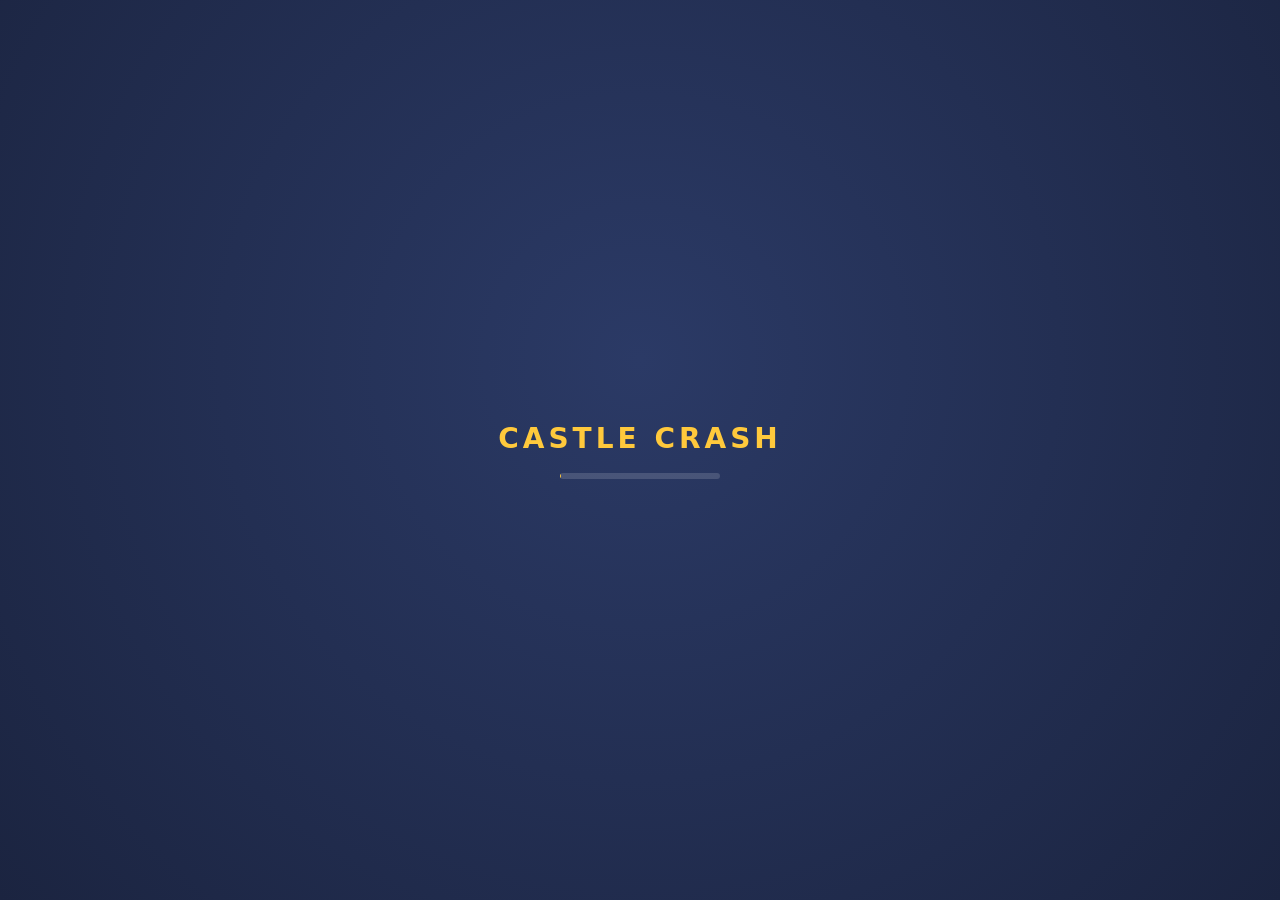
<file: index.html>
<!DOCTYPE html>
<html lang="en"><head><meta charset="utf-8"><meta name="viewport" content="width=device-width, initial-scale=1">
<title>Frank's games</title><meta http-equiv="refresh" content="0; url=castle-crash/"></head>
<body style="font-family:-apple-system,sans-serif;background:#1d2b53;color:#fff;text-align:center;padding-top:30vh">
<a href="castle-crash/" style="color:#ffd23f;font-size:24px">Play Castle Crash</a></body></html>
</file>
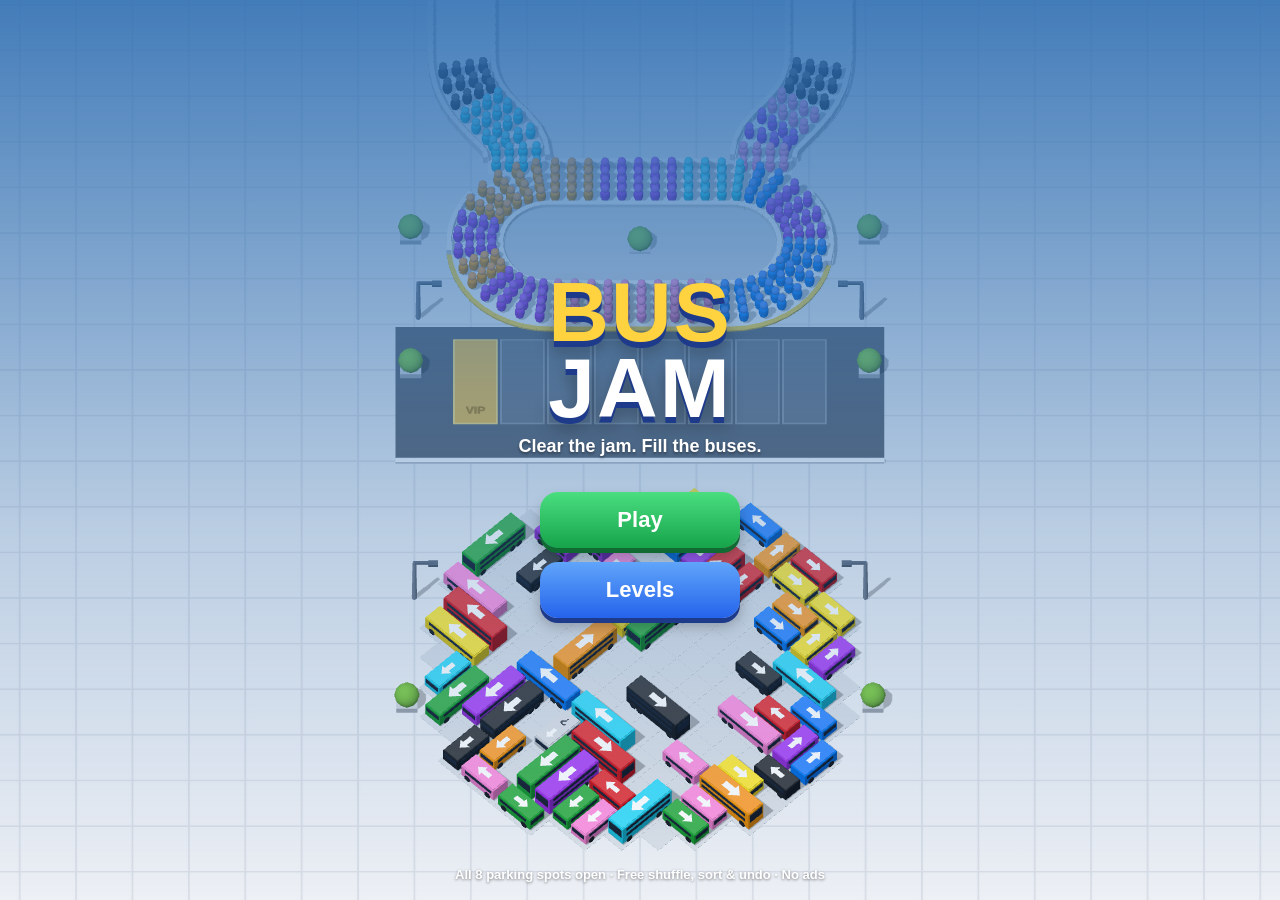
<file: bus-jam/index.html>
<!DOCTYPE html>
<html lang="en">
<head>
<meta charset="utf-8">
<meta name="viewport" content="width=device-width, initial-scale=1, maximum-scale=1, minimum-scale=1, user-scalable=no, viewport-fit=cover">
<meta name="apple-mobile-web-app-capable" content="yes">
<meta name="mobile-web-app-capable" content="yes">
<meta name="apple-mobile-web-app-status-bar-style" content="black-translucent">
<meta name="apple-mobile-web-app-title" content="Bus Jam">
<meta name="theme-color" content="#2b6cb0">
<meta name="format-detection" content="telephone=no">
<meta name="description" content="Bus Jam: clear the parking lot traffic jam and get every passenger on the right bus. A colour puzzle with all parking spots open and free boosters.">
<title>Bus Jam</title>
<link rel="manifest" href="manifest.webmanifest">
<link rel="apple-touch-icon" href="[data-uri]">
<link rel="icon" type="image/svg+xml" href="icons/icon.svg">
<link rel="stylesheet" href="style.css">
</head>
<body>
<canvas id="game"></canvas>

<div id="hud" class="hidden">
  <button id="btn-menu" class="hbtn" aria-label="Levels">&#9776;</button>
  <div id="hud-mid">
    <div id="hud-level">Level 1</div>
    <div id="hud-sub"><span id="hud-moves">Moves 0</span> &middot; <span id="hud-people">0 waiting</span></div>
  </div>
  <button id="btn-sound" class="hbtn" aria-label="Sound">&#128266;</button>
</div>

<div id="hint" class="hidden"></div>
<div id="toast" class="hidden"></div>

<div id="bar" class="hidden">
  <button id="btn-undo" class="tool"><span class="ic">&#8630;</span><span class="lb">Undo</span></button>
  <button id="btn-shuffle" class="tool hero"><span class="ic">&#128256;</span><span class="lb">Shuffle</span><span class="free">FREE</span></button>
  <button id="btn-sort" class="tool"><span class="ic">&#11014;</span><span class="lb">Sort</span><span class="free">FREE</span></button>
  <button id="btn-restart" class="tool"><span class="ic">&#8635;</span><span class="lb">Restart</span></button>
</div>

<div id="stuck" class="panel hidden">
  <div class="ptitle">No moves left</div>
  <div class="ptext">All spots are full and nobody in line fits. Shuffle is free and always makes it solvable again.</div>
  <div class="prow">
    <button id="stuck-shuffle" class="big">&#128256; Shuffle</button>
    <button id="stuck-undo" class="big alt">Undo</button>
    <button id="stuck-restart" class="big alt">Restart</button>
  </div>
</div>

<div id="title" class="screen">
  <div class="logo"><span>BUS</span><span>JAM</span></div>
  <div class="tag">Clear the jam. Fill the buses.</div>
  <button id="btn-play" class="big">Play</button>
  <button id="btn-levels" class="big alt">Levels</button>
  <div class="foot">All 8 parking spots open &middot; Free shuffle, sort &amp; undo &middot; No ads</div>
</div>

<div id="levels" class="screen hidden">
  <div class="shead"><button id="lv-back" class="hbtn" aria-label="Back">&#8592;</button><div class="stitle">Levels</div><div class="stars-total" id="stars-total"></div></div>
  <div id="lv-grid"></div>
</div>

<div id="win" class="screen dim hidden">
  <div class="card">
    <div class="ctitle">Lot cleared!</div>
    <div id="win-stars" class="wstars"></div>
    <div id="win-text" class="ctext"></div>
    <button id="win-next" class="big">Next level</button>
    <div class="prow"><button id="win-replay" class="big alt">Replay</button><button id="win-levels" class="big alt">Levels</button></div>
  </div>
</div>

<script type="module" src="js/game.js"></script>
</body>
</html>
</file>
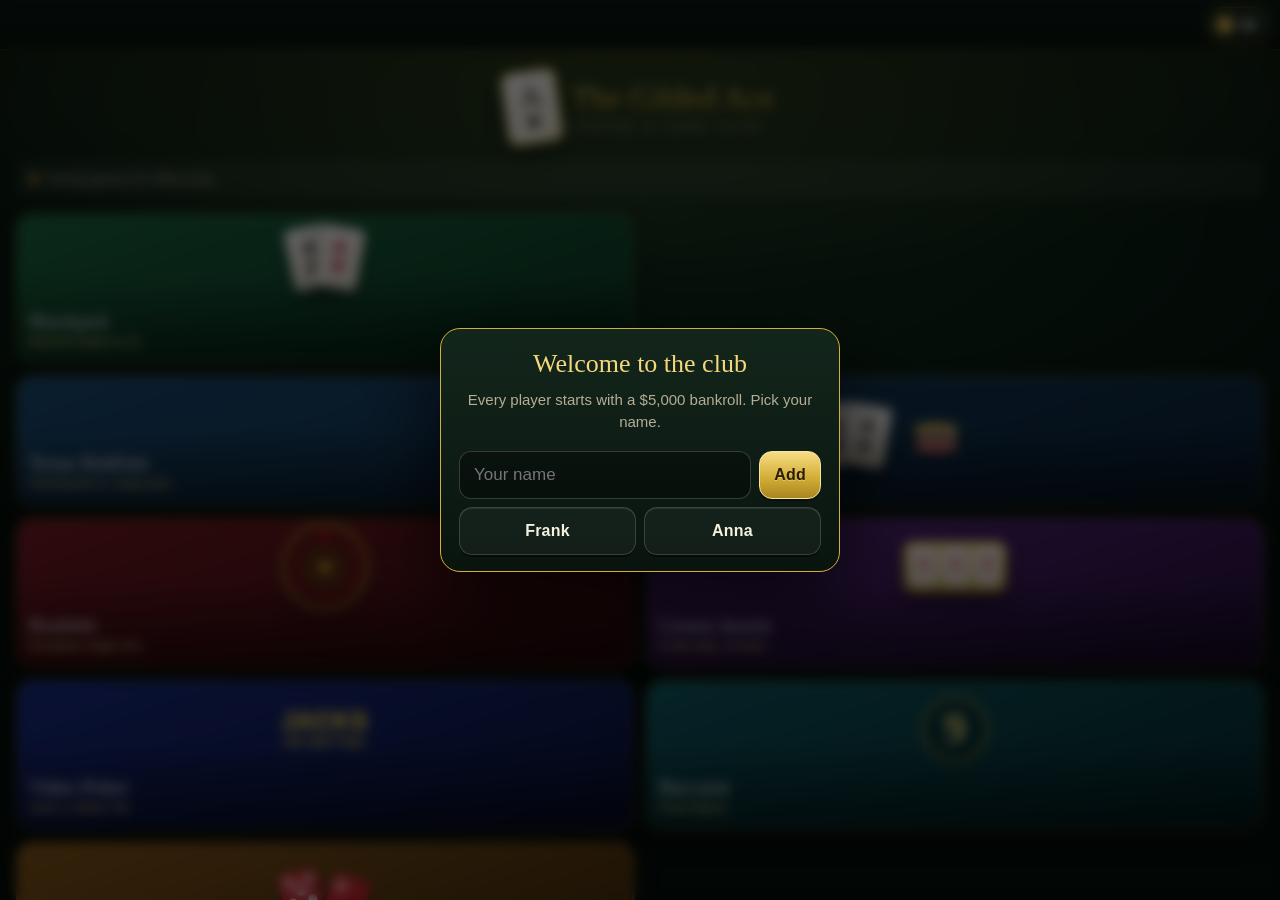
<file: casino/index.html>
<!DOCTYPE html>
<html lang="en">
<head>
<meta charset="utf-8">
<meta name="viewport" content="width=device-width, initial-scale=1, maximum-scale=1, minimum-scale=1, user-scalable=no, viewport-fit=cover">
<meta name="apple-mobile-web-app-capable" content="yes">
<meta name="mobile-web-app-capable" content="yes">
<meta name="apple-mobile-web-app-status-bar-style" content="black-translucent">
<meta name="apple-mobile-web-app-title" content="Gilded Ace">
<meta name="theme-color" content="#08120d">
<meta name="description" content="The Gilded Ace: blackjack, Texas Hold'em, roulette, slots, video poker, baccarat and craps. Plays fully offline.">
<title>Gilded Ace Casino</title>
<link rel="manifest" href="manifest.webmanifest">
<link rel="apple-touch-icon" href="icons/apple-touch-icon.png">
<link rel="icon" type="image/png" sizes="192x192" href="icons/icon-192.png">
<link rel="stylesheet" href="style.css">
</head>
<body data-screen="lobby">
<svg width="0" height="0" style="position:absolute" aria-hidden="true">
  <symbol id="i-back" viewBox="0 0 24 24"><path d="M15 5l-7 7 7 7" fill="none" stroke="currentColor" stroke-width="2.8" stroke-linecap="round" stroke-linejoin="round"/></symbol>
  <symbol id="i-help" viewBox="0 0 24 24"><path d="M9.2 9a3 3 0 1 1 4.3 2.7c-.9.5-1.5 1.2-1.5 2.3v.5" fill="none" stroke="currentColor" stroke-width="2.4" stroke-linecap="round"/><circle cx="12" cy="18.3" r="1.5"/></symbol>
</svg>
<div id="app">
  <header id="topbar">
    <button class="tb" id="btn-back" aria-label="Lobby" style="color:var(--gold2)"><svg><use href="#i-back"/></svg></button>
    <div id="title"></div>
    <button class="tb" id="btn-help" aria-label="Rules" style="color:var(--gold2)"><svg><use href="#i-help"/></svg></button>
    <div id="bank"><span id="bank-amt">$0</span></div>
  </header>
  <main id="view"></main>
</div>
<div id="fx"></div>
<label id="haptic-wrap" aria-hidden="true"><input type="checkbox" switch><span></span></label>
<script src="js/core.js"></script>
<script src="js/guides.js"></script>
<script src="js/blackjack.js"></script>
<script src="js/holdem.js"></script>
<script src="js/roulette.js"></script>
<script src="js/slots.js"></script>
<script src="js/videopoker.js"></script>
<script src="js/baccarat.js"></script>
<script src="js/craps.js"></script>
<script src="js/app.js"></script>
</body>
</html>
</file>
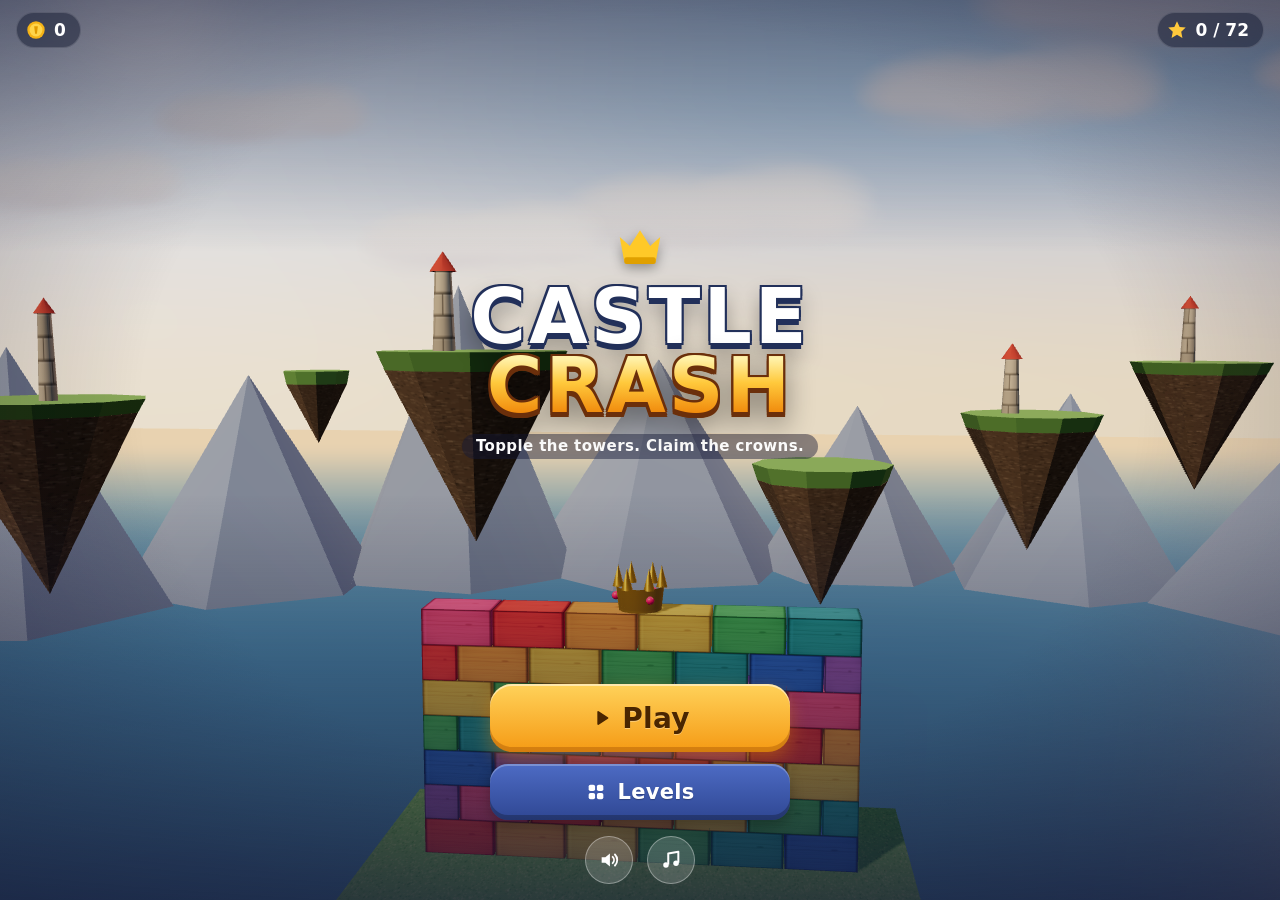
<file: castle-crash/index.html>
<!DOCTYPE html>
<html lang="en">
<head>
<meta charset="utf-8">
<meta name="viewport" content="width=device-width, initial-scale=1, maximum-scale=1, minimum-scale=1, user-scalable=no, viewport-fit=cover">
<meta name="apple-mobile-web-app-capable" content="yes">
<meta name="mobile-web-app-capable" content="yes">
<meta name="apple-mobile-web-app-status-bar-style" content="black-translucent">
<meta name="apple-mobile-web-app-title" content="Castle Crash">
<meta name="theme-color" content="#1b2440">
<meta name="description" content="Castle Crash: tap to fire and smash towering stacks off a floating island. A first-person physics puzzle game.">
<title>Castle Crash</title>
<link rel="manifest" href="manifest.webmanifest">
<link rel="apple-touch-icon" href="icons/apple-touch-icon.png">
<link rel="icon" type="image/png" sizes="192x192" href="icons/icon-192.png">
<link rel="stylesheet" href="style.css">
</head>
<body data-mode="loading">
<svg width="0" height="0" style="position:absolute" aria-hidden="true">
  <symbol id="i-pause" viewBox="0 0 24 24"><rect x="6" y="5" width="4" height="14" rx="1.5"/><rect x="14" y="5" width="4" height="14" rx="1.5"/></symbol>
  <symbol id="i-restart" viewBox="0 0 24 24"><path d="M12 5a7 7 0 1 1-6.6 4.7" fill="none" stroke="currentColor" stroke-width="2.6" stroke-linecap="round"/><path d="M4 4v6h6z"/></symbol>
  <symbol id="i-back" viewBox="0 0 24 24"><path d="M15 5l-7 7 7 7" fill="none" stroke="currentColor" stroke-width="2.8" stroke-linecap="round" stroke-linejoin="round"/></symbol>
  <symbol id="i-grid" viewBox="0 0 24 24"><rect x="4" y="4" width="7" height="7" rx="2"/><rect x="13" y="4" width="7" height="7" rx="2"/><rect x="4" y="13" width="7" height="7" rx="2"/><rect x="13" y="13" width="7" height="7" rx="2"/></symbol>
  <symbol id="i-play" viewBox="0 0 24 24"><path d="M8 5.5v13a1 1 0 0 0 1.5.9l10-6.5a1 1 0 0 0 0-1.7l-10-6.5A1 1 0 0 0 8 5.5z"/></symbol>
  <symbol id="i-home" viewBox="0 0 24 24"><path d="M3 11l9-7 9 7v9a1 1 0 0 1-1 1h-5v-6H9v6H4a1 1 0 0 1-1-1z"/></symbol>
  <symbol id="i-sound" viewBox="0 0 24 24"><path d="M4 9h4l5-4v14l-5-4H4z"/><path d="M16 8.5a5 5 0 0 1 0 7M18.5 6a8.5 8.5 0 0 1 0 12" fill="none" stroke="currentColor" stroke-width="2" stroke-linecap="round"/></symbol>
  <symbol id="i-music" viewBox="0 0 24 24"><path d="M9 17V5l11-2v12" fill="none" stroke="currentColor" stroke-width="2.2" stroke-linejoin="round"/><circle cx="6.5" cy="17.5" r="3"/><circle cx="17.5" cy="15.5" r="3"/></symbol>
  <symbol id="i-star" viewBox="0 0 24 24"><path d="M12 2.5l2.9 6.1 6.6.8-4.9 4.6 1.3 6.6L12 17.3l-5.9 3.3 1.3-6.6-4.9-4.6 6.6-.8z"/></symbol>
  <symbol id="i-coin" viewBox="0 0 24 24"><circle cx="12" cy="12" r="9.5" fill="#f5b316"/><circle cx="12" cy="12" r="7" fill="#ffd54a"/><path d="M10 8h4l-1 8h-2z" fill="#e09a00"/></symbol>
  <symbol id="i-crown" viewBox="0 0 24 24"><path d="M3 8l4.5 4L12 5l4.5 7L21 8l-2 11H5z" fill="#ffc928"/><rect x="5" y="17" width="14" height="3" rx="1" fill="#e0a000"/></symbol>
  <symbol id="i-ball" viewBox="0 0 24 24"><circle cx="12" cy="12" r="8" fill="#2a2f3b"/><circle cx="9.5" cy="9.5" r="2.5" fill="#6d7488"/></symbol>
</svg>
<canvas id="game"></canvas>
<div id="vignette"></div>
<div id="cross" class="hidden"><i></i></div>
<div id="popups"></div>
<label id="haptic-wrap" aria-hidden="true"><input type="checkbox" switch id="haptic-in"><span id="haptic"></span></label>

<div id="hud" class="hidden">
  <button id="btn-menu" class="hbtn" aria-label="Pause"><svg><use href="#i-pause"/></svg></button>
  <div id="hud-mid">
    <div id="hud-num">Level 1</div>
    <div id="hud-level">Brick Wall</div>
  </div>
  <button id="btn-restart" class="hbtn" aria-label="Restart"><svg><use href="#i-restart"/></svg></button>
</div>
<div id="progress" class="hidden">
  <div id="bar"><div id="bar-fill"></div><span id="bar-text">0% of 100%</span></div>
</div>
<div id="hud-bottom" class="hidden">
  <div class="chip"><svg><use href="#i-ball"/></svg><b id="hud-shots">0</b><span id="hud-par">3&#9733; in 7</span></div>
  <div class="chip" id="chip-crowns"><svg><use href="#i-crown"/></svg><b id="hud-crowns">0/1</b></div>
</div>
<div id="hint" class="hidden"><span class="finger"></span>Tap to fire. Hold and drag to aim.<br>Knock every piece off the island!</div>
<div id="wipe"></div>

<div id="title" class="screen hidden">
  <div class="title-top">
    <div class="pill"><svg><use href="#i-coin"/></svg><span class="coins">0</span></div>
    <div class="pill"><svg class="gold"><use href="#i-star"/></svg><span id="title-stars">0</span></div>
  </div>
  <div class="logo">
    <div class="crest"><svg><use href="#i-crown"/></svg></div>
    <span class="l1">CASTLE</span><span class="l2">CRASH</span>
    <div class="tag">Topple the towers. Claim the crowns.</div>
  </div>
  <div class="title-actions">
    <button id="btn-play" class="btn primary big"><svg><use href="#i-play"/></svg>Play</button>
    <button id="btn-levels" class="btn secondary"><svg><use href="#i-grid"/></svg>Levels</button>
    <div class="toggles">
      <button id="btn-sound" class="tbtn t-sound" aria-label="Sound"><svg><use href="#i-sound"/></svg></button>
      <button class="tbtn t-music" aria-label="Music"><svg><use href="#i-music"/></svg></button>
    </div>
  </div>
</div>

<div id="levels" class="screen hidden">
  <div class="lv-head">
    <button id="btn-back" class="hbtn" aria-label="Back"><svg><use href="#i-back"/></svg></button>
    <div class="lv-title">Choose a Level</div>
    <div class="pill small"><svg><use href="#i-coin"/></svg><span class="coins">0</span></div>
  </div>
  <div class="lv-stars"><svg class="gold"><use href="#i-star"/></svg><span id="star-total">0</span><div class="sbar"><div id="star-fill"></div></div></div>
  <div id="lv-grid"></div>
</div>

<div id="pause" class="screen dim hidden">
  <div class="card sheet">
    <div class="card-title">Paused</div>
    <button id="p-resume" class="btn primary"><svg><use href="#i-play"/></svg>Resume</button>
    <button id="p-restart" class="btn secondary"><svg><use href="#i-restart"/></svg>Restart</button>
    <button id="p-levels" class="btn secondary"><svg><use href="#i-grid"/></svg>Levels</button>
    <button id="p-home" class="btn ghost"><svg><use href="#i-home"/></svg>Title</button>
    <div class="toggles">
      <button class="tbtn t-sound" aria-label="Sound"><svg><use href="#i-sound"/></svg></button>
      <button class="tbtn t-music" aria-label="Music"><svg><use href="#i-music"/></svg></button>
    </div>
  </div>
</div>

<div id="result" class="screen dim hidden">
  <div id="confetti"></div>
  <div class="card">
    <div class="ribbon"><span id="res-title">Castle Cleared!</span></div>
    <div id="res-level">Level 1</div>
    <div id="res-stars"><span><svg><use href="#i-star"/></svg></span><span><svg><use href="#i-star"/></svg></span><span><svg><use href="#i-star"/></svg></span></div>
    <div id="res-best" class="hidden">New best!</div>
    <div class="stats">
      <div><small>Shots</small><b id="res-shots">0</b></div>
      <div><small>3&#9733; par</small><b id="res-par">0</b></div>
      <div id="res-crowns-wrap"><small>Crowns</small><b id="res-crowns">0/1</b></div>
      <div><small>Coins</small><b class="coin-b"><svg><use href="#i-coin"/></svg><span id="res-coins">+0</span></b></div>
    </div>
    <div class="row">
      <button id="res-levels" class="btn secondary sq" aria-label="Levels"><svg><use href="#i-grid"/></svg></button>
      <button id="res-retry" class="btn secondary sq" aria-label="Replay"><svg><use href="#i-restart"/></svg></button>
      <button id="res-next" class="btn primary grow">Next<svg><use href="#i-play"/></svg></button>
    </div>
  </div>
</div>
<div id="loading"><div class="ld-logo">CASTLE CRASH</div><div class="ld-bar"><i></i></div></div>
<noscript>Castle Crash needs JavaScript.</noscript>
<script type="module" src="js/game.js"></script>
</body>
</html>
</file>
<file: bus-jam/style.css>
:root { --st: env(safe-area-inset-top, 0px); --sb: env(safe-area-inset-bottom, 0px); --sl: env(safe-area-inset-left, 0px); --sr: env(safe-area-inset-right, 0px); }
* { box-sizing: border-box; -webkit-tap-highlight-color: transparent; }
html, body { margin: 0; padding: 0; width: 100%; height: 100%; overflow: hidden; position: fixed; inset: 0; overscroll-behavior: none;
  background: #7cc36b; font-family: -apple-system, BlinkMacSystemFont, "SF Pro Rounded", "Segoe UI", Roboto, sans-serif; color: #fff;
  -webkit-user-select: none; user-select: none; -webkit-touch-callout: none; touch-action: none; -webkit-text-size-adjust: 100%; }
canvas#game { position: fixed; inset: 0; width: 100%; height: 100%; display: block; touch-action: none; }
button { font: inherit; color: inherit; border: 0; cursor: pointer; touch-action: manipulation; }
.hidden { display: none !important; }

#hud { position: fixed; top: calc(var(--st) + 8px); left: calc(var(--sl) + 10px); right: calc(var(--sr) + 10px); display: flex; align-items: center; gap: 8px; pointer-events: none; z-index: 5; }
#hud > * { pointer-events: auto; }
.hbtn { width: 44px; height: 44px; border-radius: 14px; background: rgba(20, 40, 80, .55); font-size: 22px; line-height: 44px; text-align: center; box-shadow: 0 2px 0 rgba(0,0,0,.2); flex: none; }
.hbtn:active { transform: scale(.94); }
#hud-mid { flex: 1; text-align: center; text-shadow: 0 2px 3px rgba(0,0,0,.35); }
#hud-level { font-weight: 800; font-size: 21px; letter-spacing: .3px; }
#hud-sub { font-size: 13px; font-weight: 600; opacity: .95; }

#bar { position: fixed; left: calc(var(--sl) + 8px); right: calc(var(--sr) + 8px); bottom: calc(var(--sb) + 8px); display: flex; gap: 8px; z-index: 5; }
.tool { flex: 1; height: 64px; border-radius: 16px; background: linear-gradient(#ffffff, #e6edf7); color: #23395d; display: flex; flex-direction: column; align-items: center; justify-content: center; position: relative; box-shadow: 0 4px 0 #9fb1c9, 0 6px 10px rgba(0,0,0,.18); }
.tool:active { transform: translateY(3px); box-shadow: 0 1px 0 #9fb1c9; }
.tool .ic { font-size: 22px; line-height: 24px; }
.tool .lb { font-size: 13px; font-weight: 800; margin-top: 2px; }
.tool .free { position: absolute; top: -7px; right: -2px; background: #22c55e; color: #fff; font-size: 9px; font-weight: 900; padding: 2px 5px; border-radius: 8px; letter-spacing: .5px; }
.tool.hero { background: linear-gradient(#ffe066, #ffc21a); color: #6b3d00; box-shadow: 0 4px 0 #c98a00, 0 6px 10px rgba(0,0,0,.18); }
.tool.hero.pulse { animation: pulse 1s ease-in-out infinite; }
.tool:disabled { opacity: .45; }
@keyframes pulse { 0%,100% { transform: scale(1); } 50% { transform: scale(1.08); } }

#hint { position: fixed; left: 50%; transform: translateX(-50%); top: calc(var(--st) + 62px); background: rgba(20,40,80,.72); padding: 8px 14px; border-radius: 14px; font-size: 14px; font-weight: 600; text-align: center; width: max-content; max-width: 88vw; z-index: 4; pointer-events: none; }
#toast { position: fixed; left: 50%; transform: translateX(-50%); bottom: calc(var(--sb) + 92px); background: rgba(20,30,50,.85); padding: 9px 16px; border-radius: 14px; font-weight: 700; font-size: 15px; z-index: 6; pointer-events: none; }

.panel { position: fixed; left: calc(var(--sl) + 14px); right: calc(var(--sr) + 14px); bottom: calc(var(--sb) + 86px); background: rgba(255,255,255,.97); color: #23395d; border-radius: 20px; padding: 14px 14px 12px; z-index: 7; box-shadow: 0 10px 30px rgba(0,0,0,.3); text-align: center; animation: pop .25s ease-out; }
.ptitle { font-weight: 900; font-size: 20px; }
.ptext { font-size: 14px; margin: 4px 0 10px; }
.prow { display: flex; gap: 8px; justify-content: center; }
.prow .big { flex: 1; min-width: 0; padding: 0 6px; font-size: 16px; }
@keyframes pop { from { transform: scale(.85); opacity: 0; } to { transform: scale(1); opacity: 1; } }

.screen { position: fixed; inset: 0; z-index: 10; display: flex; flex-direction: column; align-items: center; justify-content: center; padding: calc(var(--st) + 10px) 18px calc(var(--sb) + 10px); }
#title { background: linear-gradient(180deg, rgba(43,108,176,.88), rgba(43,108,176,.25) 60%, rgba(0,0,0,0)); }
.logo { display: flex; flex-direction: column; align-items: center; font-weight: 900; font-size: 84px; line-height: .9; letter-spacing: 2px; text-shadow: 0 6px 0 #1e3a8a, 0 10px 18px rgba(0,0,0,.35); margin-bottom: 10px; }
.logo span:first-child { color: #ffd23f; } .logo span:last-child { color: #fff; }
.tag { font-size: 18px; font-weight: 700; margin-bottom: 28px; text-shadow: 0 2px 3px rgba(0,0,0,.4); }
.big { color: #fff; height: 56px; min-width: 200px; border-radius: 18px; background: linear-gradient(#4ade80, #16a34a); font-weight: 900; font-size: 22px; box-shadow: 0 5px 0 #0f6b32, 0 8px 14px rgba(0,0,0,.25); margin: 7px 0; padding: 0 24px; }
.big:active { transform: translateY(3px); box-shadow: 0 2px 0 #0f6b32; }
.big.alt { background: linear-gradient(#60a5fa, #2563eb); box-shadow: 0 5px 0 #1e3a8a, 0 8px 14px rgba(0,0,0,.25); }
.foot { position: absolute; bottom: calc(var(--sb) + 18px); font-size: 13px; font-weight: 700; opacity: .95; text-shadow: 0 1px 3px rgba(0,0,0,.5); text-align: center; padding: 0 16px; }

#levels { background: linear-gradient(#2b6cb0, #1e3a8a); justify-content: flex-start; }
.shead { width: 100%; max-width: 460px; display: flex; align-items: center; gap: 10px; margin-bottom: 12px; }
.stitle { flex: 1; font-size: 26px; font-weight: 900; }
.stars-total { font-weight: 800; color: #ffd23f; }
#lv-grid { width: 100%; max-width: 460px; display: grid; grid-template-columns: repeat(5, 1fr); gap: 10px; overflow-y: auto; -webkit-overflow-scrolling: touch; touch-action: pan-y; padding-bottom: 20px; }
.lv { aspect-ratio: 1; border-radius: 16px; background: linear-gradient(#ffffff, #dfe8f5); color: #1e3a8a; font-weight: 900; font-size: 22px; display: flex; flex-direction: column; align-items: center; justify-content: center; box-shadow: 0 4px 0 #8ea3c4; }
.lv .s { font-size: 11px; color: #f5a400; letter-spacing: 1px; height: 13px; }
.lv.locked { background: rgba(255,255,255,.18); color: rgba(255,255,255,.5); box-shadow: none; }
.lv.cur { outline: 3px solid #ffd23f; }

.dim { background: rgba(10,20,40,.55); }
.card { background: #fff; color: #23395d; border-radius: 26px; padding: 22px 18px 16px; width: min(92vw, 380px); text-align: center; box-shadow: 0 16px 40px rgba(0,0,0,.35); animation: pop .3s ease-out; }
.ctitle { font-size: 30px; font-weight: 900; color: #16a34a; }
.wstars { font-size: 50px; letter-spacing: 6px; margin: 4px 0; }
.wstars .on { color: #ffc21a; text-shadow: 0 3px 0 #c98a00; } .wstars .off { color: #d5dce6; }
.ctext { font-size: 15px; margin-bottom: 10px; }
.card .big { width: 100%; }
</file>
<file: casino/style.css>
/* Gilded Ace Casino */
:root {
  --gold: #d4af37; --gold2: #f3d77a; --gold3: #8f6d15;
  --ink: #f6f0df; --mute: #b5ad94; --bg: #050b08;
  --panel: #0b1712; --line: rgba(212, 175, 55, .35);
  --red: #c0392b; --green: #2fbf71;
  --serif: Didot, "Bodoni 72", "Bodoni MT", "Playfair Display", Georgia, serif;
  --sans: -apple-system, BlinkMacSystemFont, "SF Pro Text", "Helvetica Neue", Helvetica, Arial, sans-serif;
  color-scheme: dark;
}
* { box-sizing: border-box; }
html, body { margin: 0; height: 100%; background: var(--bg); color: var(--ink); font-family: var(--sans); -webkit-font-smoothing: antialiased;
  -webkit-user-select: none; user-select: none; -webkit-touch-callout: none; -webkit-tap-highlight-color: transparent; overscroll-behavior: none; touch-action: manipulation; }
body { overflow: hidden; position: fixed; inset: 0; }
button { font: inherit; color: inherit; -webkit-tap-highlight-color: transparent; }
input { font: inherit; -webkit-user-select: text; user-select: text; }
.hidden { display: none !important; }
#haptic-wrap { position: absolute; left: -100px; top: 0; width: 1px; height: 1px; overflow: hidden; opacity: 0; pointer-events: none; }

#app { position: fixed; inset: 0; display: flex; flex-direction: column; padding-top: env(safe-area-inset-top); padding-bottom: env(safe-area-inset-bottom); background: #050b08; }
#topbar { flex: none; height: 50px; display: flex; align-items: center; gap: 8px; padding: 0 10px; background: linear-gradient(#0d1c15, #08120d); border-bottom: 1px solid var(--line); position: relative; z-index: 5; }
#topbar .tb { width: 40px; height: 40px; border-radius: 12px; border: 1px solid rgba(255, 255, 255, .12); background: rgba(255, 255, 255, .05); display: grid; place-items: center; cursor: pointer; }
#topbar .tb svg { width: 22px; height: 22px; fill: var(--gold2); }
#title { flex: 1; text-align: center; font-family: var(--serif); font-size: 21px; color: var(--gold2); letter-spacing: .5px; white-space: nowrap; overflow: hidden; text-overflow: ellipsis; }
body[data-screen="lobby"] #btn-back, body[data-screen="lobby"] #btn-help { visibility: hidden; }
#bank { height: 36px; padding: 0 12px 0 8px; border-radius: 18px; border: 1px solid var(--gold); background: linear-gradient(#1b2a1f, #0d1711); display: flex; align-items: center; gap: 6px; font-weight: 700; font-variant-numeric: tabular-nums; font-size: 15px; color: #fff; cursor: pointer; }
#bank::before { content: ""; width: 18px; height: 18px; border-radius: 50%; background: radial-gradient(circle, #f3d77a 0 40%, #b8901f 42% 60%, #f3d77a 62%); box-shadow: 0 0 0 1px #6b4f0c; }
#bank.up { animation: bankup .7s ease; }
@keyframes bankup { 30% { box-shadow: 0 0 0 3px rgba(243, 215, 122, .6), 0 0 18px rgba(243, 215, 122, .7); transform: scale(1.06); } }
#view { flex: 1; min-height: 0; position: relative; overflow: hidden; display: flex; flex-direction: column; }
#fx { position: fixed; inset: 0; pointer-events: none; z-index: 50; }
#fx > * { pointer-events: auto; }
#fx > .banner, #fx > .toast, #fx > .confetti { pointer-events: none; }

/* ---------- buttons ---------- */
.btn { height: 48px; padding: 0 14px; border-radius: 13px; border: 1px solid rgba(255, 255, 255, .16); background: linear-gradient(#24352b, #15221b); color: var(--ink); font-weight: 700; font-size: 16px; letter-spacing: .2px; cursor: pointer; box-shadow: 0 2px 0 rgba(0, 0, 0, .4), inset 0 1px 0 rgba(255, 255, 255, .08); transition: transform .08s, opacity .2s; white-space: nowrap; }
.btn:active { transform: translateY(1px) scale(.98); }
.btn:disabled { opacity: .35; pointer-events: none; }
.btn.gold { background: linear-gradient(#f6dc85, #d4af37 55%, #a8851f); color: #2a1d02; border-color: #f7e3a0; text-shadow: 0 1px 0 rgba(255, 255, 255, .35); }
.btn.ghost { background: rgba(255, 255, 255, .04); }
.btn.red { background: linear-gradient(#b8443a, #8a241c); border-color: #d36b62; }
.btn.big { height: 54px; font-size: 18px; width: 100%; }
.btn.tip { box-shadow: 0 0 0 2px var(--gold2), 0 0 16px rgba(243, 215, 122, .7); animation: tip 1.4s ease-in-out infinite; }
@keyframes tip { 50% { box-shadow: 0 0 0 2px var(--gold2), 0 0 4px rgba(243, 215, 122, .2); } }
.btns { display: flex; gap: 8px; }
.btns .btn { flex: 1; min-width: 0; padding: 0 6px; }

/* ---------- felt and control panel ---------- */
.felt { flex: 1; min-height: 0; position: relative; overflow: hidden;
  background: radial-gradient(120% 75% at 50% 32%, #1e8a56 0%, #11613c 45%, #073a24 100%); }
.felt::before { content: ""; position: absolute; inset: 0; pointer-events: none; opacity: .16; mix-blend-mode: overlay;
  background-image: url("data:image/svg+xml,%3Csvg xmlns='http://www.w3.org/2000/svg' width='180' height='180'%3E%3Cfilter id='n'%3E%3CfeTurbulence type='fractalNoise' baseFrequency='.85' numOctaves='2' stitchTiles='stitch'/%3E%3C/filter%3E%3Crect width='100%25' height='100%25' filter='url(%23n)'/%3E%3C/svg%3E"); }
.felt::after { content: ""; position: absolute; inset: 0; pointer-events: none; box-shadow: inset 0 0 80px rgba(0, 0, 0, .55); }
.ctrl { flex: none; padding: 10px 12px 12px; background: linear-gradient(#0c1a13, #050b08); border-top: 1px solid var(--line); display: flex; flex-direction: column; gap: 10px; position: relative; z-index: 2; }
.rackrow { display: flex; justify-content: center; }
.rack { display: flex; gap: 10px; justify-content: center; }
.coach { min-height: 18px; font-size: 13px; text-align: center; color: var(--gold2); }
.coach:empty { display: none; }
.coach span { color: var(--mute); }

/* ---------- chips ---------- */
.chip { width: var(--s, 40px); height: var(--s, 40px); border-radius: 50%; position: relative; display: grid; place-items: center; color: #fff; flex: none;
  font-weight: 800; font-size: calc(var(--s, 40px) * .3); letter-spacing: -.3px; font-variant-numeric: tabular-nums;
  background: radial-gradient(circle, var(--c) 0 56%, transparent 57%), repeating-conic-gradient(from 11deg, var(--c) 0 22.5deg, #f4f0e6 22.5deg 45deg);
  box-shadow: 0 0 0 1px rgba(0, 0, 0, .45), 0 2px 4px rgba(0, 0, 0, .55), inset 0 0 0 calc(var(--s, 40px) * .05) var(--c); }
.chip::before { content: ""; position: absolute; inset: 19%; border-radius: 50%; border: 1.5px dashed rgba(255, 255, 255, .7); }
.chip::after { content: ""; position: absolute; inset: 0; border-radius: 50%; background: linear-gradient(150deg, rgba(255, 255, 255, .35), transparent 45%, rgba(0, 0, 0, .25)); }
.chip span { position: relative; z-index: 1; text-shadow: 0 1px 1px rgba(0, 0, 0, .7); }
.c1 { --c: #8d99a6; } .c5 { --c: #c62828; } .c25 { --c: #1d8a45; } .c100 { --c: #222; } .c500 { --c: #6a2bb0; } .c1000 { --c: #d99a00; } .c5000 { --c: #8a5a2b; }
.chip.pick { --s: 48px; cursor: pointer; transition: transform .15s, opacity .2s; }
.chip.pick.on { transform: translateY(-6px); box-shadow: 0 0 0 2px var(--gold2), 0 0 16px rgba(243, 215, 122, .75), 0 6px 8px rgba(0, 0, 0, .5); }
.chip.pick.off { opacity: .3; pointer-events: none; }
.chip.fly { position: fixed; --s: 32px; z-index: 60; pointer-events: none; }
.stack { --s: 38px; position: relative; width: var(--s); height: var(--s); }
.stack .chip { position: absolute; left: 0; top: 0; transform: translateY(calc(var(--i) * -3.5px)); }
.stack .amt { position: absolute; top: calc(100% + 2px); left: 50%; transform: translateX(-50%); background: rgba(0, 0, 0, .72); color: #fff; font-size: 11px; font-weight: 700; padding: 1px 6px; border-radius: 8px; white-space: nowrap; font-variant-numeric: tabular-nums; z-index: 2; }
.stack.small { --s: 26px; }
.stack.small .chip { transform: translateY(calc(var(--i) * -2.5px)); }
.stack.small .amt { font-size: 10px; padding: 0 5px; }
.stack.fade { opacity: .25; transition: opacity .6s; }

/* ---------- cards ---------- */
.card { width: var(--cw, 64px); height: calc(var(--cw, 64px) * 1.4); position: relative; flex: none; perspective: 700px; }
.card .ci { position: absolute; inset: 0; transform-style: preserve-3d; -webkit-transform-style: preserve-3d; transition: transform .42s cubic-bezier(.3, .7, .3, 1); }
.card.down .ci { transform: rotateY(180deg); }
.cf, .cbk { position: absolute; inset: 0; border-radius: calc(var(--cw, 64px) * .09); backface-visibility: hidden; -webkit-backface-visibility: hidden; }
.cf { background: linear-gradient(160deg, #ffffff, #f2eee4); color: #151515; border: 1px solid rgba(0, 0, 0, .2); box-shadow: 0 3px 8px rgba(0, 0, 0, .45); overflow: hidden; font-family: var(--sans); }
.cf.red { color: #c3132b; }
.cbk { transform: rotateY(180deg); box-shadow: 0 3px 8px rgba(0, 0, 0, .45); border: calc(var(--cw, 64px) * .05) solid #f6f1e4;
  background: radial-gradient(circle at 50% 50%, transparent 0 18%, rgba(212, 175, 55, .55) 19% 21%, transparent 22%),
    repeating-linear-gradient(45deg, rgba(212, 175, 55, .35) 0 1px, transparent 1px 6px),
    repeating-linear-gradient(-45deg, rgba(212, 175, 55, .35) 0 1px, transparent 1px 6px),
    linear-gradient(160deg, #8a1424, #5a0b17); }
.cn { position: absolute; display: flex; flex-direction: column; align-items: center; line-height: .92; font-weight: 700; z-index: 1; }
.cn b { font-size: calc(var(--cw, 64px) * .21); letter-spacing: -.06em; }
.cn i { font-style: normal; font-size: calc(var(--cw, 64px) * .17); }
.cn.tl { left: 5%; top: 4%; }
.cn.br { right: 5%; bottom: 4%; transform: rotate(180deg); }
.mid { position: absolute; inset: 8% 18%; }
.mid i { position: absolute; transform: translate(-50%, -50%); font-style: normal; font-size: calc(var(--cw, 64px) * .22); line-height: 1; }
.mid i.u { transform: translate(-50%, -50%) rotate(180deg); }
.mid i.ace { left: 50%; top: 50%; font-size: calc(var(--cw, 64px) * .58); }
.face { position: absolute; inset: 6% 0; border-radius: 4px; border: 1.5px solid currentColor; display: grid; place-items: center;
  background: linear-gradient(160deg, rgba(212, 175, 55, .28), rgba(212, 175, 55, .08)); }
.face b { font-family: var(--serif); font-size: calc(var(--cw, 64px) * .52); line-height: 1; }
.face span { position: absolute; bottom: 6%; font-size: calc(var(--cw, 64px) * .2); }
.cf .sm { display: none; }
.card.mini .cn, .card.mini .mid { display: none; }
.card.mini .cf .sm { display: flex; position: absolute; inset: 0; flex-direction: column; justify-content: space-between; padding: 5% 9%; line-height: .9; }
.card.mini .sm b { font-size: calc(var(--cw) * .5); font-weight: 700; letter-spacing: -.08em; }
.card.mini .sm i { font-style: normal; font-size: calc(var(--cw) * .48); align-self: flex-end; }
.card.mini .cbk { border-width: 2px; }
.card.sideways { transform: rotate(90deg); margin: 0 calc(var(--cw, 64px) * .2) !important; }
.hand { display: flex; justify-content: center; align-items: flex-start; min-height: calc(var(--cw, 64px) * 1.4); }
.hand .card + .card { margin-left: calc(var(--cw, 64px) * -.56); }
.shoe { position: absolute; top: 8px; right: 10px; width: 56px; height: 42px; border-radius: 6px 6px 10px 10px; background: linear-gradient(#2a1a10, #120a05); box-shadow: 0 3px 8px rgba(0, 0, 0, .6), inset 0 0 0 1px rgba(212, 175, 55, .4); z-index: 1; }
.shoe-card { position: absolute; left: 7px; right: 7px; top: -6px; height: 22px; border-radius: 3px; border: 2px solid #f6f1e4; background: linear-gradient(160deg, #8a1424, #5a0b17); transform: skewX(-12deg); }
.tot { min-width: 34px; text-align: center; background: rgba(0, 0, 0, .62); color: #fff; border: 1px solid rgba(255, 255, 255, .25); border-radius: 12px; padding: 2px 9px; font-weight: 800; font-size: 14px; margin-top: 6px; font-variant-numeric: tabular-nums; }
.tot:empty { visibility: hidden; }
.tot.bust { background: #8a1f1f; border-color: #e06666; }

/* ---------- banners, toasts, modals ---------- */
.banner { position: fixed; left: 50%; top: 42%; transform: translate(-50%, -50%); text-align: center; padding: 16px 30px; border-radius: 20px; min-width: 220px;
  background: radial-gradient(circle at 50% 30%, rgba(30, 40, 30, .95), rgba(5, 10, 7, .94)); border: 1px solid var(--gold); box-shadow: 0 20px 60px rgba(0, 0, 0, .6), 0 0 40px rgba(212, 175, 55, .25);
  animation: bin .45s cubic-bezier(.2, 1.4, .4, 1) both; z-index: 70; }
.banner.out { animation: bout .35s ease forwards; }
.banner .bt { font-family: var(--serif); font-size: 34px; line-height: 1.1; background: linear-gradient(#fff3c4, #d4af37 60%, #a8851f); -webkit-background-clip: text; background-clip: text; color: transparent; display: flex; align-items: center; justify-content: center; gap: 10px; }
.banner .bs { margin-top: 4px; font-size: 17px; font-weight: 700; color: #fff; font-variant-numeric: tabular-nums; }
.banner.lose { border-color: #7a3a33; box-shadow: 0 20px 60px rgba(0, 0, 0, .6); }
.banner.lose .bt { background: linear-gradient(#f0d6d2, #c98a82); -webkit-background-clip: text; background-clip: text; }
.banner.lose .bs { color: #e8b4ad; }
.banner.push { border-color: #777; }
.banner.push .bt { background: linear-gradient(#fff, #bbb); -webkit-background-clip: text; background-clip: text; }
@keyframes bin { from { opacity: 0; transform: translate(-50%, -50%) scale(.6); } }
@keyframes bout { to { opacity: 0; transform: translate(-50%, -60%) scale(.95); } }
.toast { position: fixed; left: 50%; bottom: calc(150px + env(safe-area-inset-bottom)); transform: translateX(-50%); background: rgba(10, 18, 14, .96); border: 1px solid var(--line); color: var(--ink); padding: 10px 16px; border-radius: 14px; font-size: 14px; max-width: 88vw; text-align: center; box-shadow: 0 10px 30px rgba(0, 0, 0, .5); animation: tin .25s ease both; z-index: 80; }
.toast.out { animation: tout .3s ease forwards; }
@keyframes tin { from { opacity: 0; transform: translate(-50%, 10px); } }
@keyframes tout { to { opacity: 0; transform: translate(-50%, 10px); } }
.modal-back { position: fixed; inset: 0; background: rgba(0, 0, 0, .62); -webkit-backdrop-filter: blur(6px); backdrop-filter: blur(6px); display: grid; place-items: center; z-index: 90; animation: fin .2s ease both; padding: 16px; }
.modal-back.out { animation: fout .2s ease forwards; }
@keyframes fin { from { opacity: 0; } }
@keyframes fout { to { opacity: 0; } }
.modal { width: min(100%, 400px); max-height: 84vh; overflow: auto; -webkit-overflow-scrolling: touch; background: linear-gradient(#13261c, #09140e); border: 1px solid var(--gold); border-radius: 20px; padding: 20px 18px 16px; box-shadow: 0 30px 80px rgba(0, 0, 0, .7); animation: bin2 .3s cubic-bezier(.2, 1.3, .4, 1) both; }
@keyframes bin2 { from { opacity: 0; transform: scale(.9); } }
.modal h2 { margin: 0 0 10px; font-family: var(--serif); font-weight: 400; font-size: 26px; color: var(--gold2); text-align: center; }
.modal .mbody { font-size: 15px; line-height: 1.45; color: var(--ink); }
.modal .lead { color: var(--mute); text-align: center; margin: 0 0 12px; }
.modal .lead b { color: var(--ink); }
.mbtns { display: flex; gap: 10px; margin-top: 16px; }
.mbtns:empty { display: none; }
.mbtns .btn { flex: 1; }
.rules p { margin: 0 0 10px; color: var(--ink); }
.rules ul { margin: 0 0 10px; padding-left: 18px; color: var(--mute); }
.rules li { margin: 5px 0; }
.rules b { color: var(--gold2); font-weight: 600; }
.steps { padding-left: 20px; margin: 0 0 12px; }
.steps li { margin: 8px 0; }
.steps b { color: var(--gold2); }
.confetti { position: fixed; top: -12px; width: 8px; height: 13px; border-radius: 2px; z-index: 75; animation: fall linear forwards; }
@keyframes fall { to { transform: translate(var(--x), 105vh) rotate(var(--r)); } }

/* ---------- how-to-play guides ---------- */
.modal.wide { width: min(100%, 460px); }
.rules h4 { margin: 18px 0 8px; font-family: var(--serif); font-weight: 400; font-size: 19px; color: var(--gold2); border-bottom: 1px solid var(--line); padding-bottom: 4px; }
.g-goal { background: rgba(212, 175, 55, .12); border: 1px solid var(--line); border-radius: 12px; padding: 10px 12px; color: var(--ink); }
.g-goal b { color: var(--gold2); }
.g-first { background: rgba(47, 191, 113, .12); border: 1px solid rgba(47, 191, 113, .4); border-radius: 12px; padding: 8px 12px; font-size: 14px; }
.rules ol.g-steps { counter-reset: st; list-style: none; padding: 0; margin: 0 0 10px; color: var(--ink); }
.rules ol.g-steps > li { counter-increment: st; position: relative; padding: 0 0 0 36px; margin: 10px 0; }
.rules ol.g-steps > li::before { content: counter(st); position: absolute; left: 0; top: -1px; width: 25px; height: 25px; border-radius: 50%; display: grid; place-items: center; font-weight: 800; font-size: 13px; color: #2a1d02; background: linear-gradient(#f6dc85, #c99f2a); }
.rules ol.g-steps ul { margin: 6px 0 0; padding-left: 16px; }
.rules ol.g-num { padding-left: 20px; color: var(--mute); }
.rules ol.g-num li { margin: 5px 0; }
.g-pay { width: 100%; border-collapse: collapse; margin: 4px 0 10px; font-size: 14px; }
.g-pay td, .g-pay th { padding: 7px 6px; border-top: 1px solid rgba(255, 255, 255, .08); vertical-align: top; text-align: left; color: var(--ink); }
.g-pay th { color: var(--mute); font-weight: 600; font-size: 12px; }
.g-pay td:first-child { color: var(--gold2); width: 42%; }
.g-pay td:first-child b { color: var(--gold2); }
.g-pay.g-grid td:first-child { width: 30%; }
.g-ex { background: rgba(255, 255, 255, .05); border-left: 3px solid var(--gold); border-radius: 0 10px 10px 0; padding: 9px 12px; margin: 10px 0; font-size: 14px; color: var(--ink); }
.g-ex b { color: var(--gold2); }
.rules .g-tips li { color: var(--ink); }
.glist { display: flex; flex-direction: column; gap: 8px; }
.grow { background: linear-gradient(135deg, rgba(212, 175, 55, .12), rgba(255, 255, 255, .03)); display: grid; grid-template-columns: 1fr auto; grid-template-rows: auto auto; text-align: left; padding: 12px 14px; border-radius: 14px; border: 1px solid rgba(212, 175, 55, .4); cursor: pointer; }
.grow .gn { font-family: var(--serif); font-size: 19px; color: #fff; }
.grow .gt { font-size: 12px; color: var(--gold2); grid-row: 2; }
.grow .ga { grid-row: 1 / 3; grid-column: 2; align-self: center; font-size: 26px; color: var(--gold2); }

/* ---------- player chooser ---------- */
.plist { display: flex; flex-direction: column; gap: 8px; }
.prow { display: flex; align-items: center; gap: 12px; padding: 10px 12px; border-radius: 14px; background: rgba(255, 255, 255, .05); border: 1px solid rgba(255, 255, 255, .1); cursor: pointer; }
.prow.on { border-color: var(--gold); background: rgba(212, 175, 55, .1); }
.prow .pi { flex: 1; display: flex; flex-direction: column; }
.prow small { color: var(--mute); }
.prow .x { width: 34px; height: 34px; border-radius: 10px; border: 1px solid rgba(255, 255, 255, .12); background: transparent; color: var(--mute); font-size: 20px; }
.av { width: 42px; height: 42px; border-radius: 50%; display: grid; place-items: center; font-family: var(--serif); font-size: 22px; color: #2a1d02; background: linear-gradient(#f6dc85, #b8901f); flex: none; box-shadow: 0 0 0 2px rgba(255, 255, 255, .2); }
.padd { display: flex; gap: 8px; margin-top: 6px; }
.padd input { flex: 1; min-width: 0; height: 48px; border-radius: 12px; border: 1px solid rgba(255, 255, 255, .18); background: rgba(0, 0, 0, .35); color: #fff; padding: 0 14px; font-size: 17px; outline: none; }
.padd input:focus { border-color: var(--gold); }
.pquick { display: flex; gap: 8px; }
.pquick .btn { flex: 1; }

/* ---------- lobby ---------- */
#view.lobby { display: block; overflow-y: auto; -webkit-overflow-scrolling: touch; padding: 18px 16px 40px;
  background: radial-gradient(90% 40% at 50% 0%, rgba(212, 175, 55, .16), transparent 70%), radial-gradient(120% 70% at 50% 20%, #12301f, #06100b 70%); }
.hero { display: flex; justify-content: center; margin: 4px 0 18px; }
.logo { display: flex; align-items: center; gap: 14px; }
.logo .ace { width: 52px; height: 70px; border-radius: 8px; background: linear-gradient(160deg, #fff, #efe8d6); color: #151515; font-family: var(--serif); font-size: 30px; display: flex; flex-direction: column; align-items: center; justify-content: center; line-height: .9; box-shadow: 0 0 0 2px var(--gold), 0 8px 20px rgba(0, 0, 0, .5); transform: rotate(-8deg); }
.logo .ace span { font-size: 24px; }
.lt { font-family: var(--serif); font-size: 32px; line-height: 1; background: linear-gradient(#fff3c4, #d4af37 55%, #9c7a1c); -webkit-background-clip: text; background-clip: text; color: transparent; }
.ls { font-size: 11px; letter-spacing: 4px; text-transform: uppercase; color: var(--mute); margin-top: 6px; }
.pcard { display: flex; align-items: center; gap: 12px; padding: 14px; border-radius: 18px; background: linear-gradient(135deg, rgba(212, 175, 55, .14), rgba(255, 255, 255, .03)); border: 1px solid var(--line); cursor: pointer; }
.pcard .pi { flex: 1; min-width: 0; }
.pcard .pn { font-weight: 700; font-size: 18px; }
.pcard .pnet { font-size: 13px; margin-top: 2px; }
.pos { color: #6fdc9b; } .neg { color: #f08a7e; }
.pcard .pb { text-align: right; }
.pcard .pbl { font-size: 11px; letter-spacing: 1.5px; text-transform: uppercase; color: var(--mute); }
.pcard .pbv { font-size: 22px; font-weight: 800; font-variant-numeric: tabular-nums; color: var(--gold2); }
.status { margin: 12px 0 16px; padding: 10px 14px; border-radius: 12px; font-size: 13px; background: rgba(255, 255, 255, .05); color: var(--mute); display: flex; align-items: center; gap: 8px; line-height: 1.35; }
.status .dot { width: 8px; height: 8px; border-radius: 50%; background: #e0b93a; flex: none; animation: blink 1s ease-in-out infinite; }
.status.ok { color: #9be3b8; }
.status.ok .dot { background: #2fbf71; animation: none; box-shadow: 0 0 8px #2fbf71; }
.status.warn { display: block; background: rgba(212, 175, 55, .12); border: 1px solid var(--line); color: var(--ink); }
.status.warn b { color: var(--gold2); }
@keyframes blink { 50% { opacity: .3; } }
.tiles { display: grid; grid-template-columns: 1fr 1fr; gap: 12px; }
.tile { position: relative; border-radius: 18px; border: 1px solid rgba(212, 175, 55, .45); padding: 12px 12px 14px; text-align: left; overflow: hidden; cursor: pointer; min-height: 150px; display: flex; flex-direction: column; justify-content: flex-end;
  background: linear-gradient(160deg, #1c6b45, #0b3a25); box-shadow: 0 10px 24px rgba(0, 0, 0, .45), inset 0 1px 0 rgba(255, 255, 255, .08); transition: transform .12s; }
.tile:active { transform: scale(.97); }
.tile::after { content: ""; position: absolute; inset: 0; background: linear-gradient(180deg, transparent 40%, rgba(0, 0, 0, .5)); pointer-events: none; }
.tile .art { position: absolute; left: 0; right: 0; top: 0; height: 96px; display: grid; place-items: center; }
.tile .tn { position: relative; z-index: 1; font-family: var(--serif); font-size: 20px; color: #fff; line-height: 1.1; }
.tile .tt { position: relative; z-index: 1; font-size: 12px; color: var(--gold2); margin-top: 3px; }
.t-holdem { background: linear-gradient(160deg, #1c4f7a, #0b2238); grid-column: span 2; min-height: 130px; }
.t-holdem .art { left: auto; right: 6px; width: 60%; height: 100%; }
.t-roulette { background: linear-gradient(160deg, #7a1c24, #3a0b10); }
.t-slots { background: linear-gradient(160deg, #5b2a86, #26103d); }
.t-videopoker { background: linear-gradient(160deg, #1a2f8a, #0a133d); }
.t-baccarat { background: linear-gradient(160deg, #0f5c66, #062b30); }
.t-craps { background: linear-gradient(160deg, #8a5a1c, #3d260b); }
.mini-cards { display: flex; transform: translateY(-4px); }
.mini-cards .mc { width: 44px; height: 62px; border-radius: 6px; background: linear-gradient(160deg, #fff, #eee6d3); color: #151515; font-weight: 800; font-size: 20px; display: flex; flex-direction: column; align-items: center; justify-content: center; line-height: .9; box-shadow: 0 6px 14px rgba(0, 0, 0, .5); }
.mini-cards .mc i { font-style: normal; font-size: 22px; }
.mini-cards .mc.red { color: #c3132b; }
.mini-cards .mc:first-child { transform: rotate(-12deg) translateX(8px); }
.mini-cards .mc:last-child { transform: rotate(10deg) translateX(-8px); }
.t-holdem .art { display: flex; align-items: center; justify-content: center; gap: 18px; }
.mini-chips { display: flex; flex-direction: column-reverse; }
.mini-chips i { width: 44px; height: 14px; border-radius: 50%; margin-top: -6px; background: repeating-linear-gradient(90deg, #c62828 0 6px, #f4f0e6 6px 10px); box-shadow: 0 2px 3px rgba(0, 0, 0, .5); }
.mini-chips i:nth-child(2) { background: repeating-linear-gradient(90deg, #222 0 6px, #f4f0e6 6px 10px); }
.mini-chips i:nth-child(3) { background: repeating-linear-gradient(90deg, #d99a00 0 6px, #f4f0e6 6px 10px); }
.mini-wheel { width: 76px; height: 76px; border-radius: 50%; position: relative; box-shadow: 0 0 0 4px #5a2e14, 0 0 0 6px var(--gold), 0 8px 18px rgba(0, 0, 0, .6);
  background: radial-gradient(circle, #d4af37 0 10%, #5a2e14 11% 44%, transparent 45%), repeating-conic-gradient(#b8141f 0 9.73deg, #151515 9.73deg 19.46deg); animation: spin 9s linear infinite; }
@keyframes spin { to { transform: rotate(360deg); } }
.mini-slot { display: flex; gap: 4px; padding: 6px; border-radius: 10px; background: linear-gradient(#f3d77a, #a8851f); box-shadow: 0 8px 18px rgba(0, 0, 0, .5); }
.mini-slot span { width: 28px; height: 40px; border-radius: 4px; background: linear-gradient(#fff, #e6dfcc); display: grid; place-items: center; font-weight: 900; font-size: 26px; color: #d0141f; font-family: var(--serif); }
.mini-vp { text-align: center; color: #ffe24a; font-weight: 900; line-height: 1; text-shadow: 0 0 10px rgba(255, 226, 74, .5); }
.mini-vp b { font-size: 24px; letter-spacing: 1px; display: block; }
.mini-vp span { font-size: 11px; letter-spacing: 2px; }
.mini-bac b { width: 66px; height: 66px; border-radius: 50%; display: grid; place-items: center; font-family: var(--serif); font-size: 44px; color: var(--gold2); border: 2px solid var(--gold); background: rgba(0, 0, 0, .25); }
.mini-dice { display: flex; gap: 8px; }
.mini-dice i { width: 40px; height: 40px; border-radius: 9px; background: linear-gradient(145deg, #ef3b48, #a8121e); box-shadow: 0 6px 12px rgba(0, 0, 0, .5); position: relative; }
.mini-dice i::before { content: ""; position: absolute; inset: 0; border-radius: 9px; }
.mini-dice i.d5 { background: radial-gradient(circle at 25% 25%, #fff 0 4px, transparent 5px), radial-gradient(circle at 75% 25%, #fff 0 4px, transparent 5px), radial-gradient(circle at 50% 50%, #fff 0 4px, transparent 5px), radial-gradient(circle at 25% 75%, #fff 0 4px, transparent 5px), radial-gradient(circle at 75% 75%, #fff 0 4px, transparent 5px), linear-gradient(145deg, #ef3b48, #a8121e); transform: rotate(-12deg); }
.mini-dice i.d2 { background: radial-gradient(circle at 28% 28%, #fff 0 4px, transparent 5px), radial-gradient(circle at 72% 72%, #fff 0 4px, transparent 5px), linear-gradient(145deg, #ef3b48, #a8121e); transform: rotate(14deg) translateY(6px); }
.board, .settings { margin-top: 20px; padding: 14px; border-radius: 18px; background: rgba(255, 255, 255, .04); border: 1px solid rgba(255, 255, 255, .08); }
.board h3, .settings h3 { margin: 0 0 10px; font-family: var(--serif); font-weight: 400; font-size: 20px; color: var(--gold2); }
.lrow { display: flex; align-items: center; gap: 10px; padding: 8px 4px; border-top: 1px solid rgba(255, 255, 255, .06); font-variant-numeric: tabular-nums; }
.lrow.me .ln { color: var(--gold2); font-weight: 700; }
.lp { width: 22px; height: 22px; border-radius: 50%; display: grid; place-items: center; background: rgba(255, 255, 255, .08); font-size: 12px; font-weight: 700; }
.ln { flex: 1; }
.lv { font-weight: 700; }
.lnet { width: 84px; text-align: right; font-size: 13px; }
.note { font-size: 12px; color: var(--mute); margin-top: 8px; line-height: 1.4; }
.srow { display: flex; align-items: center; justify-content: space-between; gap: 10px; padding: 10px 2px; border-top: 1px solid rgba(255, 255, 255, .06); }
.srow span { display: flex; flex-direction: column; }
.srow small { color: var(--mute); font-size: 12px; margin-top: 2px; }
.srow input { appearance: none; -webkit-appearance: none; width: 50px; height: 30px; border-radius: 15px; background: #3a423d; position: relative; transition: background .2s; flex: none; margin: 0; }
.srow input::after { content: ""; position: absolute; top: 2px; left: 2px; width: 26px; height: 26px; border-radius: 50%; background: #fff; box-shadow: 0 2px 4px rgba(0, 0, 0, .4); transition: transform .2s; }
.srow input:checked { background: #2fbf71; }
.srow input:checked::after { transform: translateX(20px); }
.srow2 { display: flex; gap: 8px; margin-top: 10px; }
.srow2 { flex-wrap: wrap; }
.srow2 .btn { flex: 1 1 40%; height: 42px; font-size: 14px; padding: 0 4px; }
.foot { text-align: center; color: rgba(255, 255, 255, .3); font-size: 11px; margin-top: 20px; }

/* ---------- blackjack ---------- */
.bj { --cw: min(18vw, 76px); display: flex; flex-direction: column; align-items: center; padding: 10px 10px 8px; }
.bj-dealer { display: flex; flex-direction: column; align-items: center; margin-top: 18px; z-index: 1; }
.bj .arc { width: 94%; max-width: 440px; margin-top: -2px; flex: none; }
.bj .arc text { fill: rgba(243, 215, 122, .82); font-family: var(--serif); }
.bj .arc .a1 { font-size: 19px; letter-spacing: 2.5px; }
.bj .arc .a2 { font-size: 11px; letter-spacing: 1px; fill: rgba(255, 255, 255, .5); font-family: var(--sans); }
.say { font-size: 14px; color: #fff; background: rgba(0, 0, 0, .38); padding: 5px 14px; border-radius: 14px; min-height: 26px; margin-top: 2px; z-index: 1; }
.bj-hands { flex: 1; display: flex; justify-content: center; align-items: center; gap: 8px; width: 100%; z-index: 1; }
.bj-hands.n2 { gap: 14px; }
.bj-hands.n3, .bj-hands.n4 { --cw: min(13vw, 56px); gap: 4px; }
.bj .seat { display: flex; flex-direction: column; align-items: center; position: relative; padding: 8px 6px 26px; border-radius: 16px; transition: box-shadow .2s, background .2s; }
.bj .seat.act { background: rgba(243, 215, 122, .08); box-shadow: 0 0 0 2px rgba(243, 215, 122, .7), 0 0 22px rgba(243, 215, 122, .3); }
.bj .hbet { margin-top: 8px; height: 30px; display: flex; justify-content: center; }
.bj .hbet .stack { --s: 30px; }
.res { position: absolute; top: 34%; left: 50%; transform: translate(-50%, -50%) scale(.6); padding: 4px 12px; border-radius: 10px; font-weight: 900; font-size: 15px; letter-spacing: 1px; opacity: 0; transition: all .3s cubic-bezier(.2, 1.4, .4, 1); white-space: nowrap; z-index: 3; }
.res.show { opacity: 1; transform: translate(-50%, -50%) scale(1); }
.res.win { background: linear-gradient(#f6dc85, #c99f2a); color: #2a1d02; box-shadow: 0 4px 14px rgba(0, 0, 0, .5); }
.res.lose { background: rgba(70, 12, 12, .9); color: #f5c2bb; }
.res.push { background: rgba(40, 40, 40, .9); color: #ddd; }
.betspot { width: 96px; height: 96px; border-radius: 50%; border: 2px dashed rgba(243, 215, 122, .7); display: grid; place-items: center; position: absolute; left: 50%; bottom: 16%; transform: translateX(-50%); cursor: pointer; z-index: 1; background: rgba(0, 0, 0, .12); }
.betspot .ring { position: absolute; font-family: var(--serif); color: rgba(243, 215, 122, .7); font-size: 16px; letter-spacing: 3px; }
.betspot.has .ring { display: none; }
.betspot .stack { --s: 46px; }
.betspot:not(.has) { animation: pulse 2s ease-in-out infinite; }
@keyframes pulse { 50% { box-shadow: 0 0 0 6px rgba(243, 215, 122, .12); } }

/* ---------- hold'em ---------- */
.pk-setup { display: flex; align-items: flex-start; justify-content: center; padding: 16px; overflow-y: auto; }
.setup { width: min(100%, 420px); background: rgba(5, 15, 10, .82); border: 1px solid var(--line); border-radius: 20px; padding: 18px 16px; position: relative; z-index: 1; box-shadow: 0 20px 50px rgba(0, 0, 0, .5); }
.setup h2 { margin: 0 0 4px; text-align: center; font-family: var(--serif); font-weight: 400; color: var(--gold2); font-size: 26px; }
.setup .lead { text-align: center; color: var(--mute); font-size: 13px; margin: 0 0 14px; }
.opt { margin-bottom: 14px; }
.ol { font-size: 12px; letter-spacing: 1.5px; text-transform: uppercase; color: var(--mute); margin-bottom: 8px; }
.onote { font-size: 12px; color: var(--mute); margin-top: 6px; }
.chips-row { display: flex; flex-wrap: wrap; gap: 8px; }
.pill { height: 40px; padding: 0 14px; border-radius: 20px; border: 1px solid rgba(255, 255, 255, .2); background: rgba(255, 255, 255, .05); font-weight: 700; }
.pill small { color: var(--mute); font-weight: 400; margin-left: 4px; }
.pill.on { border-color: var(--gold); background: rgba(212, 175, 55, .2); color: var(--gold2); }
.seg { display: flex; border-radius: 12px; overflow: hidden; border: 1px solid rgba(255, 255, 255, .18); }
.seg button { flex: 1; height: 42px; border: 0; background: rgba(255, 255, 255, .04); font-weight: 700; border-left: 1px solid rgba(255, 255, 255, .1); }
.seg button:first-child { border-left: 0; }
.seg button.on { background: linear-gradient(#f6dc85, #c99f2a); color: #2a1d02; }
.pool { text-align: center; font-size: 13px; color: var(--mute); margin: 6px 0 14px; }
.pool b { color: var(--gold2); }
.mini-standings { margin: 0 0 14px; }
.mini-standings div { display: flex; justify-content: space-between; padding: 6px 4px; border-top: 1px solid rgba(255, 255, 255, .06); }
.pk { --cw: min(12.6vw, 52px); }
.pk-rail { position: absolute; left: 9%; right: 9%; top: 8%; bottom: 9%; border-radius: 999px; background: linear-gradient(#3a2414, #1e1209); box-shadow: 0 12px 30px rgba(0, 0, 0, .6), inset 0 2px 0 rgba(255, 255, 255, .1); padding: 9px; }
.pk-oval { width: 100%; height: 100%; border-radius: 999px; background: radial-gradient(100% 70% at 50% 40%, #23955e, #0f5c38 70%, #0a4a2c); box-shadow: inset 0 0 0 2px rgba(212, 175, 55, .45), inset 0 0 40px rgba(0, 0, 0, .45); }
.pk-info { display: flex; gap: 6px; font-size: 11px; white-space: nowrap; }
.pk-info span { background: rgba(0, 0, 0, .55); padding: 3px 8px; border-radius: 10px; color: var(--mute); }
.pk-info b { color: var(--gold2); }
.pk-center { position: absolute; left: 50%; top: 47%; transform: translate(-50%, -50%); display: flex; flex-direction: column; align-items: center; gap: 8px; z-index: 1; width: 92%; }
.pk-board { display: flex; gap: 5px; }
.pk-board .slot { width: var(--cw); height: calc(var(--cw) * 1.4); border-radius: 6px; border: 1px dashed rgba(255, 255, 255, .2); }
.pk-board .slot .card { --cw: inherit; }
.pk-pot { display: flex; align-items: center; gap: 10px; min-height: 30px; }
.pk-pot .stack .amt { display: none; }
.potl { background: rgba(0, 0, 0, .55); padding: 3px 10px; border-radius: 12px; font-size: 13px; color: var(--mute); }
.potl b { color: #fff; font-variant-numeric: tabular-nums; }
.pk-msg { font-size: 12px; color: rgba(255, 255, 255, .85); min-height: 16px; text-align: center; text-shadow: 0 1px 2px rgba(0, 0, 0, .8); }
.pseat { position: absolute; transform: translate(-50%, -50%); width: 78px; display: flex; flex-direction: column; align-items: center; z-index: 3; transition: opacity .3s; }
.pseat .pcs { display: flex; height: 40px; margin-bottom: -10px; z-index: 0; --cw: 29px; }
.pseat .pcs .card + .card { margin-left: -12px; transform: rotate(8deg); }
.pseat .pcs .card:first-child { transform: rotate(-6deg); }
.pseat.top { transform: translate(-50%, -23px); }
.pseat.top .pcs { order: 9; margin: 3px 0 0; }
.pseat.top .pact { order: 10; }
.pav { width: 46px; height: 46px; border-radius: 50%; display: grid; place-items: center; font-family: var(--serif); font-size: 22px; color: #fff; position: relative; z-index: 1; background: var(--c);
  background: radial-gradient(circle at 35% 30%, color-mix(in srgb, var(--c) 70%, #fff), var(--c) 55%, color-mix(in srgb, var(--c) 60%, #000)); box-shadow: 0 0 0 2px rgba(255, 255, 255, .55), 0 4px 10px rgba(0, 0, 0, .6); text-shadow: 0 1px 2px rgba(0, 0, 0, .5); }
.dbtn { position: absolute; right: -6px; bottom: -4px; width: 20px; height: 20px; border-radius: 50%; background: #fff; color: #111; font-family: var(--sans); font-size: 11px; font-weight: 900; display: none; place-items: center; box-shadow: 0 2px 4px rgba(0, 0, 0, .6); }
.pseat.dealer .dbtn { display: grid; }
.pnm { margin-top: 3px; font-size: 11px; font-weight: 700; color: #fff; text-shadow: 0 1px 2px #000; max-width: 78px; overflow: hidden; text-overflow: ellipsis; white-space: nowrap; }
.pst { font-size: 12px; font-weight: 800; color: var(--gold2); background: rgba(0, 0, 0, .6); border-radius: 8px; padding: 0 7px; font-variant-numeric: tabular-nums; }
.pact { margin-top: 3px; font-size: 11px; font-weight: 800; padding: 1px 8px; border-radius: 9px; background: #f4f0e6; color: #111; opacity: 0; transform: scale(.7); transition: all .2s; white-space: nowrap; min-height: 16px; }
.pact.show { opacity: 1; transform: scale(1); }
.pact.fold { background: #555; color: #ddd; }
.pact.raise { background: linear-gradient(#f6dc85, #c99f2a); }
.pact.allin { background: #c0392b; color: #fff; }
.pact.hand { background: #1d3b8a; color: #fff; }
.pseat.turn .pav { animation: turn 1s ease-in-out infinite; }
@keyframes turn { 50% { box-shadow: 0 0 0 3px var(--gold2), 0 0 18px var(--gold2); } }
.pseat.folded { opacity: .5; }
.pseat.out { opacity: .22; filter: grayscale(1); }
.pseat.winner .pav { box-shadow: 0 0 0 3px var(--gold2), 0 0 26px var(--gold2); }
.pwin { position: absolute; top: -18px; font-weight: 900; font-size: 15px; color: var(--gold2); text-shadow: 0 2px 4px #000; opacity: 0; pointer-events: none; }
.pwin.show { animation: rise 2.4s ease forwards; }
@keyframes rise { 0% { opacity: 0; transform: translateY(10px); } 15% { opacity: 1; transform: none; } 80% { opacity: 1; } 100% { opacity: 0; transform: translateY(-14px); } }
.pbet { position: absolute; transform: translate(-50%, -50%); z-index: 2; pointer-events: none; }
.dock { flex: none; padding: 10px 12px 12px; background: linear-gradient(#0c1a13, #050b08); border-top: 1px solid var(--line); display: flex; flex-direction: column; gap: 10px; }
.mine { display: flex; align-items: center; gap: 12px; }
.mycards { display: flex; gap: 6px; --cw: 54px; transition: opacity .3s; }
.mycards.dim { opacity: .4; }
.myinfo { flex: 1; min-width: 0; }
.myname { font-weight: 700; font-size: 15px; }
.myhand { color: var(--gold2); font-size: 14px; margin-top: 3px; min-height: 18px; }
.raise { background: rgba(255, 255, 255, .04); border: 1px solid rgba(255, 255, 255, .1); border-radius: 14px; padding: 10px; }
.rtop { display: flex; justify-content: space-between; align-items: baseline; color: var(--mute); font-size: 13px; }
.rtop b { color: var(--gold2); font-size: 20px; font-variant-numeric: tabular-nums; }
.raise input[type=range] { width: 100%; margin: 10px 0; -webkit-appearance: none; appearance: none; height: 8px; border-radius: 4px; background: linear-gradient(90deg, #8f6d15, #f3d77a); outline: none; }
.raise input[type=range]::-webkit-slider-thumb { -webkit-appearance: none; width: 30px; height: 30px; border-radius: 50%; background: #fff; box-shadow: 0 2px 6px rgba(0, 0, 0, .6); border: 3px solid var(--gold); }
.presets { display: flex; gap: 6px; }
.presets button { flex: 1; height: 34px; border-radius: 10px; border: 1px solid rgba(255, 255, 255, .15); background: rgba(255, 255, 255, .06); font-size: 13px; font-weight: 700; }
.curtain { position: fixed; inset: 0; z-index: 85; background: radial-gradient(circle at 50% 40%, #13301f, #020604 75%); display: grid; place-items: center; animation: fin .25s ease both; }
.cin { text-align: center; padding: 20px; width: min(90vw, 360px); }
.cav { width: 90px; height: 90px; margin: 0 auto 16px; border-radius: 50%; display: grid; place-items: center; font-family: var(--serif); font-size: 44px; color: #2a1d02; background: linear-gradient(#f6dc85, #b8901f); box-shadow: 0 0 0 3px rgba(255, 255, 255, .2), 0 0 40px rgba(212, 175, 55, .4); }
.ct { font-family: var(--serif); font-size: 30px; color: var(--gold2); }
.cs { color: var(--mute); margin: 6px 0 24px; }
.cleave { margin-top: 18px; background: none; border: 0; color: var(--mute); font-size: 14px; text-decoration: underline; padding: 8px; }
.final .frow { display: flex; gap: 10px; padding: 8px 6px; border-top: 1px solid rgba(255, 255, 255, .08); }
.final .frow span:first-child { width: 22px; color: var(--mute); }
.final .frow span:nth-child(2) { flex: 1; }
.final .frow.me span:nth-child(2) { color: var(--gold2); font-weight: 700; }
.final .frow b { color: #6fdc9b; }

/* ---------- roulette ---------- */
.rl { display: flex; flex-direction: column; }
.rl-hist { flex: none; display: flex; align-items: center; gap: 4px; padding: 8px 10px 4px; overflow: hidden; z-index: 1; }
.rl-hist .hl { font-size: 11px; color: var(--mute); text-transform: uppercase; letter-spacing: 1px; margin-right: 4px; }
.hn { min-width: 26px; height: 26px; border-radius: 13px; display: grid; place-items: center; font-size: 12px; font-weight: 800; color: #fff; flex: none; padding: 0 4px; }
.hn.first { box-shadow: 0 0 0 2px var(--gold2); min-width: 30px; height: 30px; font-size: 14px; }
.hn.red, .rn.red { background: #b8141f; } .hn.black, .rn.black { background: #151515; border: 1px solid #444; } .hn.green, .rn.green { background: #0f8a4a; }
.hempty { font-size: 12px; color: var(--mute); }
.rl-board { flex: 1; min-height: 0; display: grid; margin: 4px 10px 10px; z-index: 1; grid-template-columns: .85fr .85fr 1.2fr 1.2fr 1.2fr; grid-template-rows: repeat(13, 1fr) .9fr; border: 2px solid rgba(255, 255, 255, .7); border-radius: 8px; overflow: visible; }
.rl-out { grid-column: 1; grid-row: 2 / 14; display: grid; grid-template-rows: repeat(6, 1fr); }
.rl-doz { grid-column: 2; grid-row: 2 / 14; display: grid; grid-template-rows: repeat(3, 1fr); }
.rl-nums { grid-column: 3 / 6; grid-row: 1 / 14; display: grid; grid-template-columns: repeat(3, 1fr); grid-template-rows: repeat(13, 1fr); position: relative; }
.rl-cols { grid-column: 3 / 6; grid-row: 14; display: grid; grid-template-columns: repeat(3, 1fr); }
.oc, .num { border: 1px solid rgba(255, 255, 255, .55); display: grid; place-items: center; color: #fff; font-weight: 700; position: relative; cursor: pointer; min-height: 0; }
.num span { font-size: clamp(12px, 3.6vw, 17px); width: 70%; text-align: center; border-radius: 5px; padding: 1px 0; }
.num.red span { background: #b8141f; } .num.black span { background: #111; } .num.green { background: rgba(15, 138, 74, .6); }
.num.zero { grid-column: 1 / 4; border-radius: 40px 40px 0 0 / 30px 30px 0 0; }
.num.zero span { background: transparent; font-size: 18px; }
.num.hit { animation: hit .5s ease-in-out infinite alternate; z-index: 2; }
@keyframes hit { to { background: rgba(243, 215, 122, .75); box-shadow: 0 0 18px var(--gold2); } }
.rl-out .oc span, .rl-doz .oc span { transform: rotate(-90deg); white-space: nowrap; font-size: clamp(10px, 3vw, 13px); letter-spacing: .5px; }
.rl-cols .oc span { font-size: 12px; }
.dia { display: inline-block; width: 26px; height: 16px; clip-path: polygon(50% 0, 100% 50%, 50% 100%, 0 50%); }
.dia.r { background: #c8141f; } .dia.b { background: #111; box-shadow: inset 0 0 0 1px #fff; }
.oc .stack { position: absolute; left: 50%; top: 50%; transform: translate(-50%, -60%); pointer-events: none; z-index: 3; }
.rl-chips { position: absolute; inset: 0; pointer-events: none; z-index: 3; }
.rl-chips .stack { position: absolute; transform: translate(-50%, -55%); }
.betline { display: flex; justify-content: space-between; font-size: 13px; color: var(--mute); }
.betline b { color: #fff; font-variant-numeric: tabular-nums; }
.betline .sel { color: var(--gold2); text-align: right; }
.wheel-ov { position: fixed; inset: 0; z-index: 80; background: rgba(0, 0, 0, .78); -webkit-backdrop-filter: blur(4px); backdrop-filter: blur(4px); display: flex; flex-direction: column; align-items: center; justify-content: center; gap: 20px; animation: fin .3s ease both; }
.wheel-ov.out { animation: fout .35s ease forwards; }
.wheel-ov canvas { border-radius: 50%; box-shadow: 0 0 0 4px var(--gold3), 0 0 0 7px #1e0d04, 0 30px 80px rgba(0, 0, 0, .8), 0 0 60px rgba(212, 175, 55, .25); }
.wres { height: 70px; opacity: 0; transform: scale(.5); transition: all .4s cubic-bezier(.2, 1.5, .4, 1); }
.wres.show { opacity: 1; transform: none; }
.rn { display: inline-grid; place-items: center; min-width: 64px; height: 64px; border-radius: 50%; font-family: var(--sans); font-weight: 900; font-size: 32px; color: #fff; box-shadow: 0 0 0 3px var(--gold), 0 8px 20px rgba(0, 0, 0, .6); -webkit-text-fill-color: #fff; }
.banner .rn { min-width: 46px; height: 46px; font-size: 24px; }

/* ---------- slots ---------- */
.slots { flex: 1; min-height: 0; display: flex; flex-direction: column; justify-content: space-between; padding: 12px; gap: 12px;
  background: radial-gradient(120% 70% at 50% 20%, #4a1d6e, #1a0a2b 70%); }
.cab { border-radius: 22px; padding: 10px; background: linear-gradient(#f6dc85, #b8901f 30%, #f3d77a 50%, #8f6d15); box-shadow: 0 20px 50px rgba(0, 0, 0, .6); display: flex; flex-direction: column; gap: 8px; }
.marquee { border-radius: 14px; background: linear-gradient(#3a0d12, #1c0508); padding: 10px 8px 8px; text-align: center; box-shadow: inset 0 0 0 1px rgba(255, 255, 255, .15); }
.mq-t { font-family: var(--serif); font-size: 30px; background: linear-gradient(#fff3c4, #f3d77a 40%, #c99f2a); -webkit-background-clip: text; background-clip: text; color: transparent; filter: drop-shadow(0 0 10px rgba(243, 215, 122, .45)); }
.lights { display: flex; justify-content: space-between; margin-top: 6px; padding: 0 4px; }
.lights i { width: 7px; height: 7px; border-radius: 50%; background: #ffe48a; box-shadow: 0 0 6px #ffcf3a; animation: chase 1.2s linear infinite; }
.lights i:nth-child(3n+2) { animation-delay: .4s; } .lights i:nth-child(3n) { animation-delay: .8s; }
@keyframes chase { 0%, 60% { opacity: .25; box-shadow: none; } 70%, 100% { opacity: 1; } }
.win-meter { display: flex; justify-content: center; align-items: baseline; gap: 10px; background: #0b0406; border-radius: 10px; padding: 6px; box-shadow: inset 0 2px 6px rgba(0, 0, 0, .8); }
.win-meter .wl { color: #f3d77a; font-size: 12px; letter-spacing: 3px; }
#sl-win { color: #ff5a4e; font-weight: 900; font-size: 22px; font-variant-numeric: tabular-nums; text-shadow: 0 0 10px rgba(255, 90, 78, .6); font-family: "Menlo", "Courier New", monospace; }
.reels { position: relative; display: flex; gap: 6px; padding: 6px; border-radius: 12px; background: #0b0406; box-shadow: inset 0 3px 10px rgba(0, 0, 0, .9); }
.reel { flex: 1; height: calc(var(--sym, 70px) * 3); overflow: hidden; border-radius: 6px; position: relative;
  background: linear-gradient(#bdb6a3, #fbf8ef 18%, #fffdf7 50%, #fbf8ef 82%, #bdb6a3); }
.reel::after { content: ""; position: absolute; inset: 0; pointer-events: none; background: linear-gradient(rgba(0, 0, 0, .35), transparent 22%, transparent 78%, rgba(0, 0, 0, .35)); }
.strip { will-change: transform; }
.sym { height: var(--sym, 70px); display: grid; place-items: center; position: relative; }
.sym .em { font-size: calc(var(--sym, 70px) * .6); line-height: 1; filter: drop-shadow(0 2px 2px rgba(0, 0, 0, .25)); }
.sym .bar { font-weight: 900; font-size: calc(var(--sym, 70px) * .26); color: #fff; background: #111; padding: 4px 6px; border-radius: 4px; letter-spacing: 1px; border: 2px solid #fff; box-shadow: 0 0 0 2px #111; }
.sym .seven { font-family: var(--serif); font-weight: 900; font-size: calc(var(--sym, 70px) * .78); line-height: 1; color: #e0141f; -webkit-text-stroke: 2px #8f6d15; text-shadow: 0 3px 0 #7a0a10; }
.sym .wild { display: flex; flex-direction: column; align-items: center; line-height: 1; }
.sym .wild .em { font-size: calc(var(--sym, 70px) * .44); }
.sym .wild b { font-size: calc(var(--sym, 70px) * .2); color: #fff; background: linear-gradient(#c99f2a, #8f6d15); padding: 1px 5px; border-radius: 4px; margin-top: 2px; letter-spacing: 1px; }
.sym.win { animation: symwin .6s ease-in-out infinite alternate; z-index: 1; }
@keyframes symwin { to { background: rgba(243, 215, 122, .55); transform: scale(1.06); } }
svg.lines { position: absolute; inset: 0; width: 100%; height: 100%; pointer-events: none; z-index: 2; overflow: visible; }
svg.lines polyline { fill: none; stroke-width: 4; stroke-linecap: round; stroke-linejoin: round; filter: drop-shadow(0 0 4px rgba(0, 0, 0, .8)); opacity: .9; }
.lines-key { display: flex; justify-content: space-between; padding: 0 6px; }
.lines-key span { width: 22px; height: 22px; border-radius: 50%; display: grid; place-items: center; font-size: 11px; font-weight: 800; background: rgba(0, 0, 0, .35); color: #fff3c4; }
.lines-key span.on { background: #e0141f; color: #fff; box-shadow: 0 0 8px #ff5a4e; }
.sl-ctrl { display: flex; align-items: center; justify-content: space-between; gap: 10px; }
.betbox { display: flex; align-items: center; gap: 6px; background: rgba(0, 0, 0, .4); border: 1px solid rgba(243, 215, 122, .4); border-radius: 16px; padding: 6px; }
.betbox div { display: flex; flex-direction: column; align-items: center; min-width: 58px; }
.betbox small { font-size: 10px; letter-spacing: 2px; color: var(--mute); }
.betbox b { font-size: 18px; color: #fff; font-variant-numeric: tabular-nums; }
.rb { width: 40px; height: 40px; border-radius: 12px; border: 1px solid rgba(255, 255, 255, .2); background: rgba(255, 255, 255, .08); font-size: 22px; font-weight: 700; }
.rb:disabled { opacity: .3; }
.spin { width: 92px; height: 92px; border-radius: 50%; border: 0; background: radial-gradient(circle at 40% 30%, #ff7a6e, #d0141f 55%, #7a0a10); box-shadow: 0 0 0 4px #f3d77a, 0 0 0 7px #8f6d15, 0 10px 20px rgba(0, 0, 0, .6), inset 0 -6px 10px rgba(0, 0, 0, .3); color: #fff; font-weight: 900; font-size: 20px; letter-spacing: 2px; text-shadow: 0 2px 2px rgba(0, 0, 0, .5); transition: transform .1s; }
.spin:active, .spin.down { transform: scale(.94); }
.auto { width: 74px; height: 44px; border-radius: 14px; border: 1px solid rgba(255, 255, 255, .25); background: rgba(255, 255, 255, .08); font-weight: 800; letter-spacing: 1px; }
.auto.on { background: linear-gradient(#f6dc85, #c99f2a); color: #2a1d02; animation: tip 1.4s infinite; }
.pt { width: 100%; border-collapse: collapse; margin: 6px 0 10px; }
.pt th, .pt td { text-align: center; padding: 2px 4px; font-variant-numeric: tabular-nums; color: var(--ink); }
.pt th { color: var(--mute); font-weight: 600; font-size: 12px; }
.pt .ps { --sym: 40px; height: 40px; }
.pt .ps .em { font-size: 26px; }
.pt .ps .bar { font-size: 11px; font-weight: 900; color: #fff; background: #111; padding: 2px 4px; border-radius: 3px; border: 1px solid #fff; }
.pt .ps .seven { font-family: var(--serif); font-size: 30px; font-weight: 900; color: #e0141f; }
.pt .ps .wild { display: inline-flex; flex-direction: column; align-items: center; } .pt .ps .wild .em { font-size: 20px; } .pt .ps .wild b { font-size: 9px; color: var(--gold2); }

/* ---------- video poker ---------- */
.vp { flex: 1; min-height: 0; display: flex; flex-direction: column; gap: 10px; padding: 10px 10px 12px; background: linear-gradient(#0f1f7a, #070f45 60%, #050a30); }
.vp-pay { background: rgba(0, 0, 40, .6); border: 2px solid #e8c339; border-radius: 10px; padding: 4px 6px; font-weight: 800; color: #ffe24a; font-size: clamp(10px, 3.1vw, 13px); }
.vp-pay .pr { display: grid; grid-template-columns: 2.4fr repeat(5, 1fr); padding: 1px 0; }
.vp-pay .pr span { white-space: nowrap; }
.vp-pay .pr b { text-align: right; padding-right: 4px; font-variant-numeric: tabular-nums; }
.vp-pay .pr b.col { background: #c0141f; color: #fff; }
.vp-pay .pr.hit { animation: vphit .5s steps(1) infinite; }
@keyframes vphit { 50% { color: #fff; background: rgba(255, 255, 255, .15); } }
.vp-msg { text-align: center; font-size: 15px; color: #fff; min-height: 22px; }
.vp-msg b { color: #ffe24a; }
.vp-cards { flex: 1; min-height: 0; display: flex; justify-content: center; align-items: center; gap: 6px; --cw: min(17.4vw, 86px); }
.vslot { display: flex; flex-direction: column; align-items: center; gap: 6px; cursor: pointer; }
.vslot .held { font-weight: 900; font-size: 13px; letter-spacing: 1px; color: #ffe24a; visibility: hidden; text-shadow: 0 0 8px rgba(255, 226, 74, .7); }
.vslot.on .held { visibility: visible; }
.vslot.on .card { transform: translateY(-6px); }
.vslot .card { transition: transform .15s; }
.vslot.win .cf { box-shadow: 0 0 0 2px #ffe24a, 0 0 14px rgba(255, 226, 74, .6); }
.vp-meta { display: flex; justify-content: space-between; color: #ffe24a; font-size: 12px; font-weight: 700; padding: 0 4px; }
.vp-meta b { color: #fff; font-size: 15px; font-variant-numeric: tabular-nums; margin-left: 4px; }
.vp-btns { display: grid; grid-template-columns: .8fr 1fr 1fr 1.3fr; gap: 6px; }
.vbtn { height: 52px; border-radius: 10px; border: 0; background: linear-gradient(#ffe97a, #e8b923); color: #3a2500; font-weight: 900; font-size: 13px; box-shadow: 0 4px 0 #8a6a00, 0 6px 10px rgba(0, 0, 0, .5); }
.vbtn:active { transform: translateY(3px); box-shadow: 0 1px 0 #8a6a00; }
.vbtn.deal { background: linear-gradient(#ff7a6e, #d0141f); color: #fff; box-shadow: 0 4px 0 #7a0a10, 0 6px 10px rgba(0, 0, 0, .5); font-size: 16px; letter-spacing: 1px; }
.vbtn .coin { display: inline-grid; place-items: center; width: 38px; height: 38px; border-radius: 50%; background: radial-gradient(#f6dc85, #b8901f); box-shadow: inset 0 0 0 2px #8f6d15; font-size: 12px; }

/* ---------- baccarat ---------- */
.bac { --cw: min(15vw, 60px); display: flex; flex-direction: column; padding: 10px; gap: 8px; background: radial-gradient(120% 75% at 50% 30%, #157080, #0b4652 50%, #052a31 100%); }
.bc-hands { display: grid; grid-template-columns: 1fr 1fr; gap: 10px; margin-top: 34px; z-index: 1; }
.bh { display: flex; flex-direction: column; align-items: center; gap: 6px; padding: 8px 4px; border-radius: 16px; transition: box-shadow .3s, background .3s; }
.bh .bl { font-family: var(--serif); letter-spacing: 3px; font-size: 15px; }
.bh.p .bl { color: #8cc4ff; } .bh.b .bl { color: #ff9a8c; }
.bh .hand .card + .card { margin-left: calc(var(--cw) * -.3); }
.bh .hand .card.sideways { margin-left: 4px !important; margin-top: calc(var(--cw) * .2) !important; }
.bh .bt { width: 40px; height: 40px; border-radius: 50%; display: grid; place-items: center; font-weight: 900; font-size: 20px; background: rgba(0, 0, 0, .5); border: 2px solid rgba(255, 255, 255, .3); }
.bh .bt:empty { visibility: hidden; }
.bac.pwin .bh.p, .bac.bwin .bh.b, .bac.twin .bh { background: rgba(243, 215, 122, .1); box-shadow: 0 0 0 2px var(--gold2), 0 0 20px rgba(243, 215, 122, .35); }
.bc-say { text-align: center; color: #fff; font-size: 14px; min-height: 20px; z-index: 1; }
.bc-bets { display: flex; flex-direction: column; gap: 8px; z-index: 1; margin-top: auto; }
.brow { display: grid; grid-template-columns: 1fr 1fr; gap: 8px; }
.brow.small { grid-template-columns: 1fr 1.2fr 1fr; }
.bspot { position: relative; min-height: 76px; border-radius: 14px; border: 2px solid rgba(255, 255, 255, .6); display: flex; flex-direction: column; align-items: center; justify-content: center; cursor: pointer; background: rgba(0, 0, 0, .12); }
.brow.small .bspot { min-height: 56px; }
.bspot .bsl { font-family: var(--serif); font-size: 20px; letter-spacing: 2px; text-transform: uppercase; }
.brow.small .bsl { font-size: 14px; letter-spacing: 1px; }
.bspot .bss { font-size: 11px; color: rgba(255, 255, 255, .6); }
.bs-player { border-color: #6aaeff; } .bs-player .bsl { color: #9ccaff; }
.bs-banker { border-color: #ff7a6e; } .bs-banker .bsl { color: #ffa196; }
.bs-tie { border-color: #6fdc9b; } .bs-tie .bsl { color: #8ff0b6; }
.bspot .bsc { position: absolute; right: 10px; top: 50%; transform: translateY(-60%); }
.brow.small .bsc { right: 50%; transform: translate(50%, -60%); }
.bspot.has { background: rgba(243, 215, 122, .08); }
.road { display: grid; grid-template-rows: repeat(6, 13px); grid-auto-flow: column; grid-auto-columns: 13px; gap: 3px; background: rgba(255, 255, 255, .93); border-radius: 8px; padding: 5px 64px 5px 6px; z-index: 1; position: relative; justify-content: start; }
.rd { width: 13px; height: 13px; border-radius: 50%; display: block; box-shadow: inset 0 0 0 1px rgba(0, 0, 0, .08); }
.rd.p { background: #2a6fdb; } .rd.b { background: #d8343a; } .rd.t { background: #23a55a; }
.rd.pp { box-shadow: inset 0 0 0 2px #fff, 0 0 0 1px #2a6fdb; } .rd.bp { box-shadow: inset 0 0 0 2px #fff, 0 0 0 1px #d8343a; }
.rsum { position: absolute; right: 6px; top: 4px; bottom: 4px; display: flex; flex-direction: column; justify-content: space-around; font-size: 11px; font-weight: 800; }
.rsum .p { color: #2a6fdb; } .rsum .b { color: #d8343a; } .rsum .t { color: #23a55a; }
.bac .shoe { top: 6px; }

/* ---------- craps ---------- */
.cr { display: flex; flex-direction: column; padding: 8px 10px 10px; gap: 6px; }
.cr-tray { position: relative; height: 92px; flex: none; border-radius: 14px; background: linear-gradient(#3a2414, #1e1209); box-shadow: inset 0 0 0 3px #5a3a20, inset 0 4px 14px rgba(0, 0, 0, .7); display: flex; align-items: center; justify-content: center; z-index: 1; }
.dice { display: flex; gap: 18px; }
.die { width: 52px; height: 52px; border-radius: 11px; display: grid; grid-template-columns: repeat(3, 1fr); grid-template-rows: repeat(3, 1fr); padding: 7px; gap: 2px; background: linear-gradient(145deg, #f04450, #a8121e); box-shadow: inset 0 0 0 1px rgba(255, 255, 255, .3), 0 6px 12px rgba(0, 0, 0, .6); transition: transform .07s; }
.die i { border-radius: 50%; }
.die i.on { background: radial-gradient(circle at 40% 35%, #fff, #ddd); box-shadow: inset 0 -1px 1px rgba(0, 0, 0, .3); }
.die.land { transition: transform .35s cubic-bezier(.2, 1.5, .4, 1); }
.puck { position: absolute; left: 12px; top: 50%; transform: translateY(-50%); width: 46px; height: 46px; border-radius: 50%; display: grid; place-items: center; font-weight: 900; font-size: 12px; letter-spacing: 1px; box-shadow: 0 4px 8px rgba(0, 0, 0, .6); }
.puck.off { background: #111; color: #fff; border: 3px solid #fff; }
.puck.on { background: #fff; color: #111; border: 3px solid #111; }
.cr-last { position: absolute; right: 10px; top: 8px; bottom: 8px; width: 48px; display: flex; flex-direction: column; flex-wrap: wrap; align-content: flex-end; gap: 2px; overflow: hidden; }
.cr-last span { font-size: 11px; font-weight: 800; color: #fff3c4; width: 22px; text-align: center; }
.cr-last span.seven { color: #ff7a6e; }
.cr-say { text-align: center; font-size: 13px; color: #fff; z-index: 1; min-height: 18px; }
.cr-layout { flex: 1; min-height: 0; display: flex; flex-direction: column; gap: 6px; z-index: 1; }
.cb { position: relative; border: 2px solid rgba(255, 255, 255, .75); border-radius: 10px; display: flex; flex-direction: column; align-items: center; justify-content: center; text-align: center; cursor: pointer; padding: 4px; min-height: 0; }
.cb b { font-family: var(--serif); font-weight: 400; letter-spacing: 1.5px; font-size: 16px; color: #fff; }
.cb small { font-size: 10px; color: var(--gold2); }
.cb .cc { position: absolute; right: 6px; top: 50%; transform: translateY(-60%); pointer-events: none; }
.cb.has { background: rgba(243, 215, 122, .08); }
.cb.off .cc::after { content: "OFF"; position: absolute; left: 50%; top: -8px; transform: translateX(-50%); background: #111; color: #fff; font-size: 9px; font-weight: 900; padding: 0 4px; border-radius: 4px; border: 1px solid #fff; }
.cr-places { display: grid; grid-template-columns: repeat(6, 1fr); gap: 4px; flex: 1.2; }
.cr-places .cb b { font-size: 18px; }
.cr-places .cb .cc { right: 50%; top: auto; bottom: 18px; transform: translateX(50%); }
.cb.place.point { box-shadow: 0 0 0 2px var(--gold2), 0 0 14px rgba(243, 215, 122, .6); }
.cb.place.point::before { content: "ON"; position: absolute; top: -9px; left: 50%; transform: translateX(-50%); background: #fff; color: #111; font-size: 9px; font-weight: 900; padding: 1px 5px; border-radius: 8px; border: 1px solid #111; }
.cb.field { flex: 1; }
.cb.field b { color: #ffe24a; }
.cr-row { display: flex; gap: 6px; flex: 1; }
.cr-row .cb { flex: 1; }
.cb.pass { flex: 2.2; }
.cb.pass b { font-size: 20px; }
.cb.odds.dead { opacity: .4; }
.cb.dp b { font-size: 14px; }
.cr-props { display: grid; grid-template-columns: repeat(5, 1fr); gap: 4px; flex: 1; }
.cr-props .cb b { font-size: 12px; letter-spacing: .5px; font-family: var(--sans); font-weight: 800; }
.cr-props .cb .cc { right: 50%; transform: translate(50%, -40%); top: auto; bottom: 2px; }
.cr-places .stack, .cr-props .stack { --s: 22px; }

/* narrow phones */
@media (max-width: 360px) {
  #title { font-size: 17px; }
  .betbox div { min-width: 48px; }
  .rb { width: 34px; }
  .auto { width: 58px; font-size: 12px; }
  .spin { width: 76px; height: 76px; font-size: 17px; }
  .vbtn { font-size: 11px; }
  .chip.pick { --s: 40px; }
  .rack { gap: 7px; }
}
/* short phones */
@media (max-height: 700px) {
  .chip.pick { --s: 42px; }
  .btn { height: 44px; }
  .bj { --cw: min(16vw, 64px); }
  .bj-dealer { margin-top: 10px; }
  .betspot { width: 82px; height: 82px; bottom: 12%; }
  .mycards { --cw: 46px; }
  .cr-tray { height: 76px; }
  .die { width: 44px; height: 44px; padding: 6px; }
  .bspot { min-height: 64px; }
  .brow.small .bspot { min-height: 48px; }
  .bc-hands { margin-top: 26px; }
  .spin { width: 80px; height: 80px; }
  .mq-t { font-size: 26px; }
}
</file>
<file: castle-crash/style.css>
/* Castle Crash v3 UI: warm parchment + royal navy, gold accents, rounded system type. */
:root {
  --sat: env(safe-area-inset-top, 0px); --sab: env(safe-area-inset-bottom, 0px); --sal: env(safe-area-inset-left, 0px); --sar: env(safe-area-inset-right, 0px);
  --navy: #1b2440; --navy2: #2b3a66; --gold: #ffc93c; --gold2: #f09a12; --cream: #fff6e3; --ink: #3a2410; --red: #c9452f; --green: #37b56a;
  --font: ui-rounded, "SF Pro Rounded", -apple-system, BlinkMacSystemFont, "Segoe UI", Roboto, system-ui, sans-serif;
  --glass: rgba(18, 24, 46, .48);
}
* { box-sizing: border-box; -webkit-tap-highlight-color: transparent; -webkit-user-select: none; user-select: none; -webkit-touch-callout: none; }
html, body { margin: 0; padding: 0; width: 100%; height: 100%; overflow: hidden; background: var(--navy); overscroll-behavior: none; touch-action: none; }
body { position: fixed; inset: 0; font-family: var(--font); color: #fff; -webkit-font-smoothing: antialiased; }
canvas#game { position: absolute; inset: 0; width: 100%; height: 100%; display: block; touch-action: none; }
.hidden { display: none !important; }
svg { width: 1em; height: 1em; fill: currentColor; flex: none; }
svg.gold { color: var(--gold); }
button { font-family: inherit; cursor: pointer; border: none; touch-action: manipulation; color: inherit; transition: transform .12s ease, filter .12s; }
button:active { transform: scale(.94); filter: brightness(1.08); }
#vignette { position: absolute; inset: 0; pointer-events: none; background: radial-gradient(ellipse at 50% 45%, transparent 55%, rgba(20, 10, 30, .32) 100%); }
#haptic-wrap { position: absolute; left: -100px; top: 0; width: 1px; height: 1px; overflow: hidden; opacity: 0; pointer-events: none; }

/* glass icon buttons */
.hbtn { width: 46px; height: 46px; border-radius: 15px; background: var(--glass); -webkit-backdrop-filter: blur(10px); backdrop-filter: blur(10px); display: grid; place-items: center; font-size: 22px; box-shadow: inset 0 1px 0 rgba(255,255,255,.25), 0 4px 12px rgba(0,0,0,.18); border: 1px solid rgba(255,255,255,.14); }

/* HUD */
#hud { position: absolute; left: 0; right: 0; top: 0; padding: calc(var(--sat) + 10px) calc(var(--sar) + 12px) 0 calc(var(--sal) + 12px); display: flex; align-items: center; gap: 10px; pointer-events: none; }
#hud .hbtn { pointer-events: auto; }
#hud-mid { flex: 1; text-align: center; text-shadow: 0 2px 6px rgba(0,0,0,.45); line-height: 1.1; }
#hud-num { font-size: 12px; font-weight: 800; letter-spacing: 1.5px; text-transform: uppercase; color: var(--gold); }
#hud-level { font-weight: 900; font-size: 19px; letter-spacing: .2px; }
#progress { position: absolute; left: 50%; transform: translateX(-50%); top: calc(var(--sat) + 66px); width: min(76vw, 320px); pointer-events: none; }
#bar { position: relative; height: 22px; border-radius: 12px; background: rgba(15,20,40,.55); overflow: hidden; box-shadow: inset 0 2px 4px rgba(0,0,0,.45), 0 0 0 2px rgba(255,255,255,.75), 0 4px 12px rgba(0,0,0,.25); }
#bar.bump { animation: bump .25s ease-out; }
@keyframes bump { 40% { transform: scale(1.04); } }
#bar-fill { position: absolute; inset: 0; transform-origin: left center; transform: scaleX(0); transition: transform .3s cubic-bezier(.2,.9,.3,1); background: linear-gradient(180deg, #ffe079, var(--gold) 45%, var(--gold2)); }
#bar-fill::after { content: ""; position: absolute; inset: 0; background: repeating-linear-gradient(-45deg, rgba(255,255,255,.18) 0 8px, transparent 8px 16px); animation: stripes 1s linear infinite; }
@keyframes stripes { to { background-position: 22px 0; } }
#bar-text { position: absolute; inset: 0; display: grid; place-items: center; font-size: 12px; font-weight: 900; letter-spacing: .3px; text-shadow: 0 1px 2px rgba(0,0,0,.75); }
#hud-bottom { position: absolute; left: 0; right: 0; bottom: calc(var(--sab) + 14px); display: flex; justify-content: center; gap: 10px; pointer-events: none; }
.chip { display: flex; align-items: center; gap: 7px; padding: 7px 14px 7px 10px; border-radius: 999px; background: var(--glass); -webkit-backdrop-filter: blur(10px); backdrop-filter: blur(10px); border: 1px solid rgba(255,255,255,.14); font-size: 20px; box-shadow: 0 4px 12px rgba(0,0,0,.2); }
.chip b { font-size: 18px; font-weight: 900; }
.chip span { font-size: 12px; font-weight: 800; opacity: .85; color: var(--gold); }
#hint { position: absolute; left: 0; right: 0; bottom: calc(var(--sab) + 70px); text-align: center; font-size: 15px; font-weight: 800; line-height: 1.35; color: #fff; text-shadow: 0 2px 6px rgba(0,0,0,.7); pointer-events: none; animation: pulse 1.8s ease-in-out infinite; }
@keyframes pulse { 50% { opacity: .55; } }

/* screens + transitions */
.screen { position: absolute; inset: 0; display: flex; flex-direction: column; align-items: center; justify-content: center; padding: calc(var(--sat) + 12px) calc(var(--sar) + 16px) calc(var(--sab) + 16px) calc(var(--sal) + 16px); animation: fadeIn .35s ease-out; }
@keyframes fadeIn { from { opacity: 0; } }
.dim { background: rgba(12, 14, 30, .5); -webkit-backdrop-filter: blur(3px); backdrop-filter: blur(3px); }
#wipe { position: absolute; inset: 0; pointer-events: none; background: var(--navy); opacity: 0; }
#wipe.go { animation: wipe .6s ease-out; }
@keyframes wipe { from { opacity: 1; } to { opacity: 0; } }

/* buttons */
.btn { display: flex; align-items: center; justify-content: center; gap: 10px; height: 56px; padding: 0 22px; border-radius: 18px; font-size: 21px; font-weight: 900; letter-spacing: .3px; color: #fff; text-shadow: 0 1px 1px rgba(0,0,0,.25); }
.btn svg { font-size: 22px; }
.btn.primary { background: linear-gradient(180deg, #ffd25a, #f59a14); color: #4a2600; text-shadow: 0 1px 0 rgba(255,255,255,.35); box-shadow: inset 0 -5px 0 rgba(150,70,0,.35), inset 0 2px 0 rgba(255,255,255,.5), 0 8px 18px rgba(240,140,0,.35); }
.btn.secondary { background: linear-gradient(180deg, #4d6bc4, #2f4793); box-shadow: inset 0 -5px 0 rgba(0,0,0,.25), inset 0 2px 0 rgba(255,255,255,.25), 0 6px 14px rgba(0,0,0,.25); }
.btn.ghost { background: transparent; color: #6a4b2a; text-shadow: none; height: 44px; font-size: 18px; }
.btn.big { height: 68px; font-size: 28px; border-radius: 22px; }
.btn.sq { width: 56px; padding: 0; }
.btn.grow { flex: 1; }
.tbtn { width: 48px; height: 48px; border-radius: 50%; background: rgba(255,255,255,.16); border: 1.5px solid rgba(255,255,255,.35); display: grid; place-items: center; font-size: 22px; position: relative; }
.tbtn.off { opacity: .55; }
.tbtn.off::after { content: ""; position: absolute; width: 30px; height: 3px; background: currentColor; border-radius: 2px; transform: rotate(-45deg); box-shadow: 0 0 0 1.5px rgba(0,0,0,.25); }
.toggles { display: flex; gap: 14px; justify-content: center; margin-top: 4px; }

/* title */
#title { justify-content: space-between; background: linear-gradient(180deg, rgba(20,26,56,.55) 0%, rgba(20,26,56,0) 28%, rgba(20,26,56,0) 55%, rgba(20,26,56,.75) 100%); }
.title-top { width: 100%; display: flex; justify-content: space-between; }
.pill { display: flex; align-items: center; gap: 7px; padding: 6px 14px 6px 8px; border-radius: 999px; background: var(--glass); -webkit-backdrop-filter: blur(10px); backdrop-filter: blur(10px); border: 1px solid rgba(255,255,255,.15); font-weight: 900; font-size: 17px; }
.pill svg { font-size: 22px; } .pill.small { font-size: 15px; padding: 4px 10px 4px 6px; }
.logo { display: flex; flex-direction: column; align-items: center; line-height: .9; margin-top: -6vh; animation: logoIn .8s cubic-bezier(.2,1.4,.4,1) both; }
@keyframes logoIn { from { transform: translateY(-30px) scale(.8); opacity: 0; } }
.crest { font-size: 54px; filter: drop-shadow(0 4px 6px rgba(0,0,0,.35)); animation: float 3s ease-in-out infinite; margin-bottom: 4px; }
@keyframes float { 50% { transform: translateY(-6px) rotate(-3deg); } }
.logo .l1, .logo .l2 { font-weight: 900; font-size: clamp(54px, 17vw, 76px); letter-spacing: 3px; }
.logo .l1 { color: #fff; text-shadow: 2px 2px 0 #22305a, -2px 2px 0 #22305a, 2px -2px 0 #22305a, -2px -2px 0 #22305a, 0 6px 0 #22305a, 0 12px 22px rgba(0,0,0,.4); }
.logo .l2 { background: linear-gradient(180deg, #fff1a8 10%, #ffc93c 45%, #f08a0c 90%); -webkit-background-clip: text; background-clip: text; color: transparent; filter: drop-shadow(2px 0 0 #6b2f0b) drop-shadow(-2px 0 0 #6b2f0b) drop-shadow(0 -2px 0 #6b2f0b) drop-shadow(0 5px 0 #6b2f0b) drop-shadow(0 10px 14px rgba(0,0,0,.4)); }
.tag { font-size: 15px; font-weight: 800; letter-spacing: .4px; margin-top: 14px; padding: 6px 14px; border-radius: 999px; background: rgba(20,26,56,.45); }
.title-actions { width: min(300px, 80vw); display: flex; flex-direction: column; gap: 12px; animation: up .6s .15s cubic-bezier(.2,1.2,.4,1) both; }
.title-actions .btn.big { animation: breathe 2.4s ease-in-out infinite; }
@keyframes breathe { 50% { box-shadow: inset 0 -5px 0 rgba(150,70,0,.35), inset 0 2px 0 rgba(255,255,255,.5), 0 8px 30px 6px rgba(255,190,40,.6); } }
@keyframes up { from { transform: translateY(40px); opacity: 0; } }

/* level select */
#levels { justify-content: flex-start; background: linear-gradient(180deg, rgba(22,30,62,.92), rgba(22,30,62,.82)); }
.lv-head { width: 100%; max-width: 480px; display: flex; align-items: center; gap: 10px; }
.lv-title { flex: 1; text-align: center; font-weight: 900; font-size: 22px; }
.lv-stars { width: 100%; max-width: 480px; display: flex; align-items: center; gap: 8px; margin: 14px 0 12px; font-weight: 900; font-size: 17px; }
.lv-stars svg { font-size: 22px; }
.sbar { flex: 1; height: 10px; border-radius: 6px; background: rgba(255,255,255,.12); overflow: hidden; }
#star-fill { height: 100%; transform-origin: left; background: linear-gradient(90deg, var(--gold), var(--gold2)); transition: transform .6s ease-out; }
#lv-grid { width: 100%; max-width: 480px; display: grid; grid-template-columns: repeat(4, 1fr); gap: 12px; overflow-y: auto; padding: 4px 2px calc(var(--sab) + 24px); -webkit-overflow-scrolling: touch; touch-action: pan-y; }
.lv { position: relative; aspect-ratio: 1 / 1.1; border-radius: 18px; background: linear-gradient(180deg, #fff8e8, #f0d9a8); color: var(--ink); display: flex; flex-direction: column; align-items: center; justify-content: center; gap: 4px; box-shadow: inset 0 -5px 0 rgba(120,70,10,.25), 0 4px 10px rgba(0,0,0,.25); animation: tileIn .35s var(--d) cubic-bezier(.2,1.3,.4,1) both; }
@keyframes tileIn { from { transform: scale(.6); opacity: 0; } }
.lv .n { font-weight: 900; font-size: 26px; }
.lv .st { display: flex; gap: 1px; font-size: 15px; color: rgba(90,60,20,.22); }
.lv .st i.on { color: var(--gold2); filter: drop-shadow(0 1px 0 #8a4a00); }
.lv.perfect { background: linear-gradient(180deg, #ffe58a, #ffbf2e); }
.lv.cur { box-shadow: inset 0 -5px 0 rgba(120,70,10,.25), 0 0 0 3px #fff, 0 0 18px 4px rgba(255,201,60,.8); animation: tileIn .35s var(--d) both, glow 1.4s ease-in-out infinite; }
@keyframes glow { 50% { box-shadow: inset 0 -5px 0 rgba(120,70,10,.25), 0 0 0 3px #fff, 0 0 6px 1px rgba(255,201,60,.6); } }
.lv.locked { background: linear-gradient(180deg, #3e4a78, #2c355c); color: rgba(255,255,255,.35); box-shadow: inset 0 -4px 0 rgba(0,0,0,.25); font-size: 26px; }

/* cards */
.card { position: relative; width: min(340px, 90vw); background: linear-gradient(180deg, #fffaf0, #f5e3bb); color: var(--ink); border-radius: 28px; padding: 30px 18px 18px; text-align: center; box-shadow: 0 20px 50px rgba(0,0,0,.45), inset 0 -6px 0 rgba(120,70,10,.18), inset 0 0 0 3px rgba(255,255,255,.6); animation: cardIn .5s cubic-bezier(.2,1.4,.4,1) both; }
@keyframes cardIn { from { transform: translateY(60px) scale(.85); opacity: 0; } }
.sheet { display: flex; flex-direction: column; gap: 10px; padding-top: 22px; }
.card-title { font-size: 28px; font-weight: 900; margin-bottom: 6px; }
.sheet .tbtn { background: rgba(60,40,20,.08); border-color: rgba(60,40,20,.25); color: var(--ink); }
.ribbon { position: absolute; left: 50%; top: -22px; transform: translateX(-50%); white-space: nowrap; padding: 10px 28px; border-radius: 14px; background: linear-gradient(180deg, #e65a3e, #b3361f); color: #fff; font-weight: 900; font-size: 24px; letter-spacing: .5px; text-shadow: 0 2px 0 rgba(0,0,0,.25); box-shadow: inset 0 -4px 0 rgba(0,0,0,.2), 0 8px 16px rgba(0,0,0,.3); }
#res-level { font-size: 14px; font-weight: 800; opacity: .65; margin-top: 4px; }
#res-stars { display: flex; justify-content: center; align-items: flex-end; gap: 6px; margin: 8px 0 2px; height: 76px; }
#res-stars span { font-size: 56px; color: rgba(110,80,40,.18); display: inline-flex; transition: color .2s; }
#res-stars span:nth-child(2) { font-size: 72px; }
#res-stars span.on { color: var(--gold); filter: drop-shadow(0 3px 0 #b86a00) drop-shadow(0 0 10px rgba(255,200,40,.6)); animation: starPop .45s cubic-bezier(.2,1.8,.4,1); }
#res-stars span.miss { animation: shakeX .3s; }
@keyframes starPop { 0% { transform: scale(2.2) rotate(-30deg); opacity: 0; } }
@keyframes shakeX { 30% { transform: translateX(-4px); } 70% { transform: translateX(4px); } }
#res-best { display: inline-block; margin: 2px 0; padding: 3px 12px; border-radius: 999px; background: var(--green); color: #fff; font-weight: 900; font-size: 13px; letter-spacing: 1px; text-transform: uppercase; }
.stats { display: flex; justify-content: center; gap: 8px; margin: 10px 0 16px; }
.stats > div { flex: 1; background: rgba(120,80,30,.09); border-radius: 14px; padding: 7px 4px; }
.stats small { display: block; font-size: 11px; font-weight: 800; text-transform: uppercase; letter-spacing: .8px; opacity: .6; }
.stats b { font-size: 21px; font-weight: 900; display: inline-flex; align-items: center; gap: 3px; }
.row { display: flex; gap: 10px; justify-content: center; }
#confetti { position: absolute; inset: 0; pointer-events: none; overflow: hidden; }
#confetti i { position: absolute; top: -20px; width: 9px; height: 14px; border-radius: 2px; animation: fall linear forwards; }
@keyframes fall { to { transform: translate(var(--x), 105vh) rotate(var(--r)); } }

/* crosshair + popups */
#cross { position: absolute; left: -32px; top: -32px; width: 64px; height: 64px; pointer-events: none; will-change: transform; }
#cross i { position: absolute; inset: 12px; border: 3px solid #fff; border-radius: 50%; box-shadow: 0 0 0 1.5px rgba(0,0,0,.35), inset 0 0 0 1.5px rgba(0,0,0,.25); animation: spin 3s linear infinite; border-top-color: var(--gold); border-bottom-color: var(--gold); }
#cross::after { content: ""; position: absolute; left: 29px; top: 29px; width: 6px; height: 6px; border-radius: 50%; background: #fff; box-shadow: 0 0 0 1.5px rgba(0,0,0,.4); }
@keyframes spin { to { transform: rotate(360deg); } }
#popups { position: absolute; left: 0; right: 0; top: 34%; text-align: center; pointer-events: none; }
.popup { font-weight: 900; font-size: 30px; letter-spacing: 1px; color: #fff; text-shadow: 0 3px 0 #3b2a6b, 0 8px 16px rgba(0,0,0,.35); animation: rise 1.1s cubic-bezier(.2,1.2,.4,1) forwards; }
.popup.gold { color: #ffe066; text-shadow: 0 3px 0 #8a4a00, 0 8px 16px rgba(0,0,0,.35); }
.popup.mega { font-size: 38px; color: #ff9b5a; text-shadow: 0 3px 0 #6b1a0b, 0 8px 16px rgba(0,0,0,.35); }
@keyframes rise { from { transform: translateY(10px) scale(.5); opacity: 0; } 18% { opacity: 1; transform: scale(1.15); } 70% { opacity: 1; transform: translateY(-30px) scale(1); } to { transform: translateY(-60px); opacity: 0; } }

/* loading */
#loading { position: absolute; inset: 0; display: flex; flex-direction: column; align-items: center; justify-content: center; gap: 18px; background: radial-gradient(circle at 50% 40%, #2b3a66, var(--navy)); transition: opacity .45s; }
#loading.out { opacity: 0; pointer-events: none; }
.ld-logo { font-weight: 900; font-size: 28px; letter-spacing: 4px; color: var(--gold); }
.ld-bar { width: 160px; height: 6px; border-radius: 3px; background: rgba(255,255,255,.15); overflow: hidden; }
.ld-bar i { display: block; width: 40%; height: 100%; background: var(--gold); border-radius: 3px; animation: load 1s ease-in-out infinite; }
@keyframes load { from { transform: translateX(-100%); } to { transform: translateX(250%); } }

/* small phones (SE) */
@media (max-height: 640px) { .btn.big { height: 58px; font-size: 24px; } .logo .l1, .logo .l2 { font-size: 50px; } .crest { font-size: 40px; } #progress { top: calc(var(--sat) + 62px); } }
@media (prefers-reduced-motion: reduce) { *, *::before, *::after { animation-duration: .01ms !important; animation-iteration-count: 1 !important; } }
</file>
